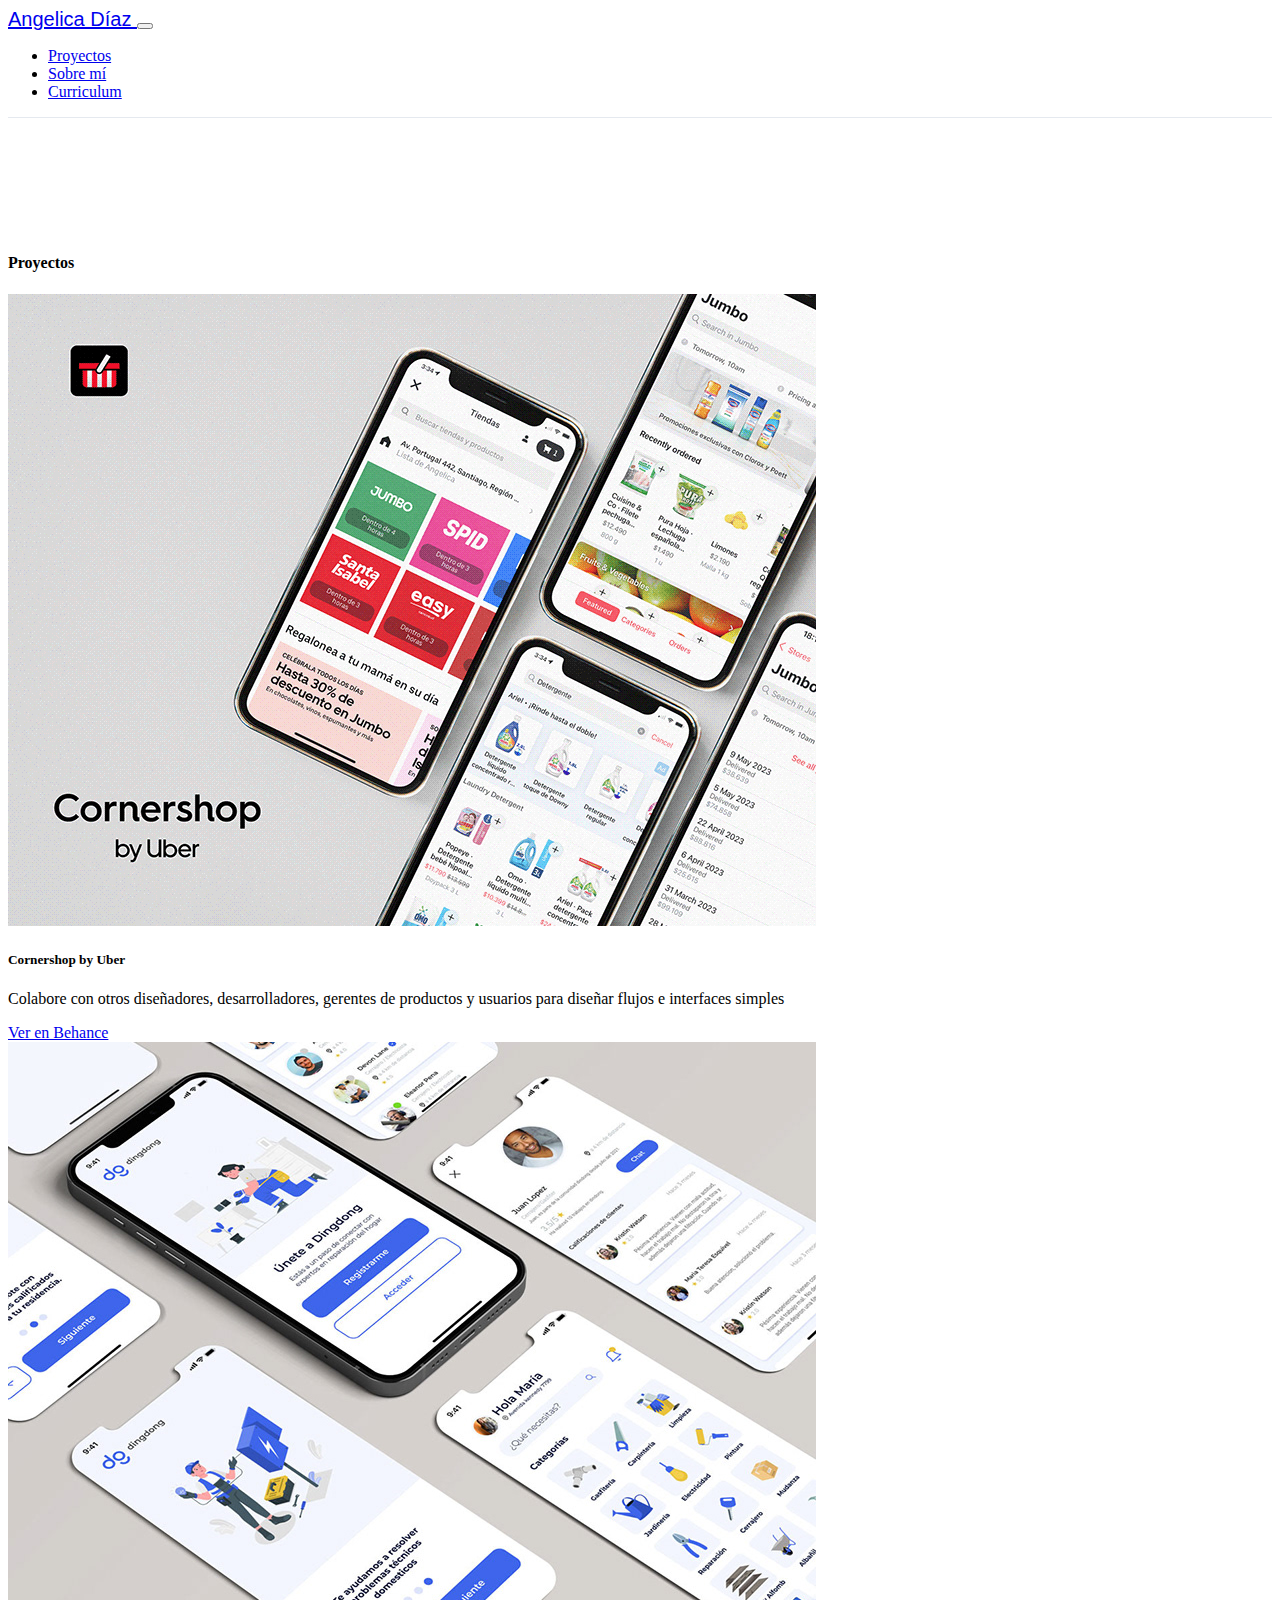
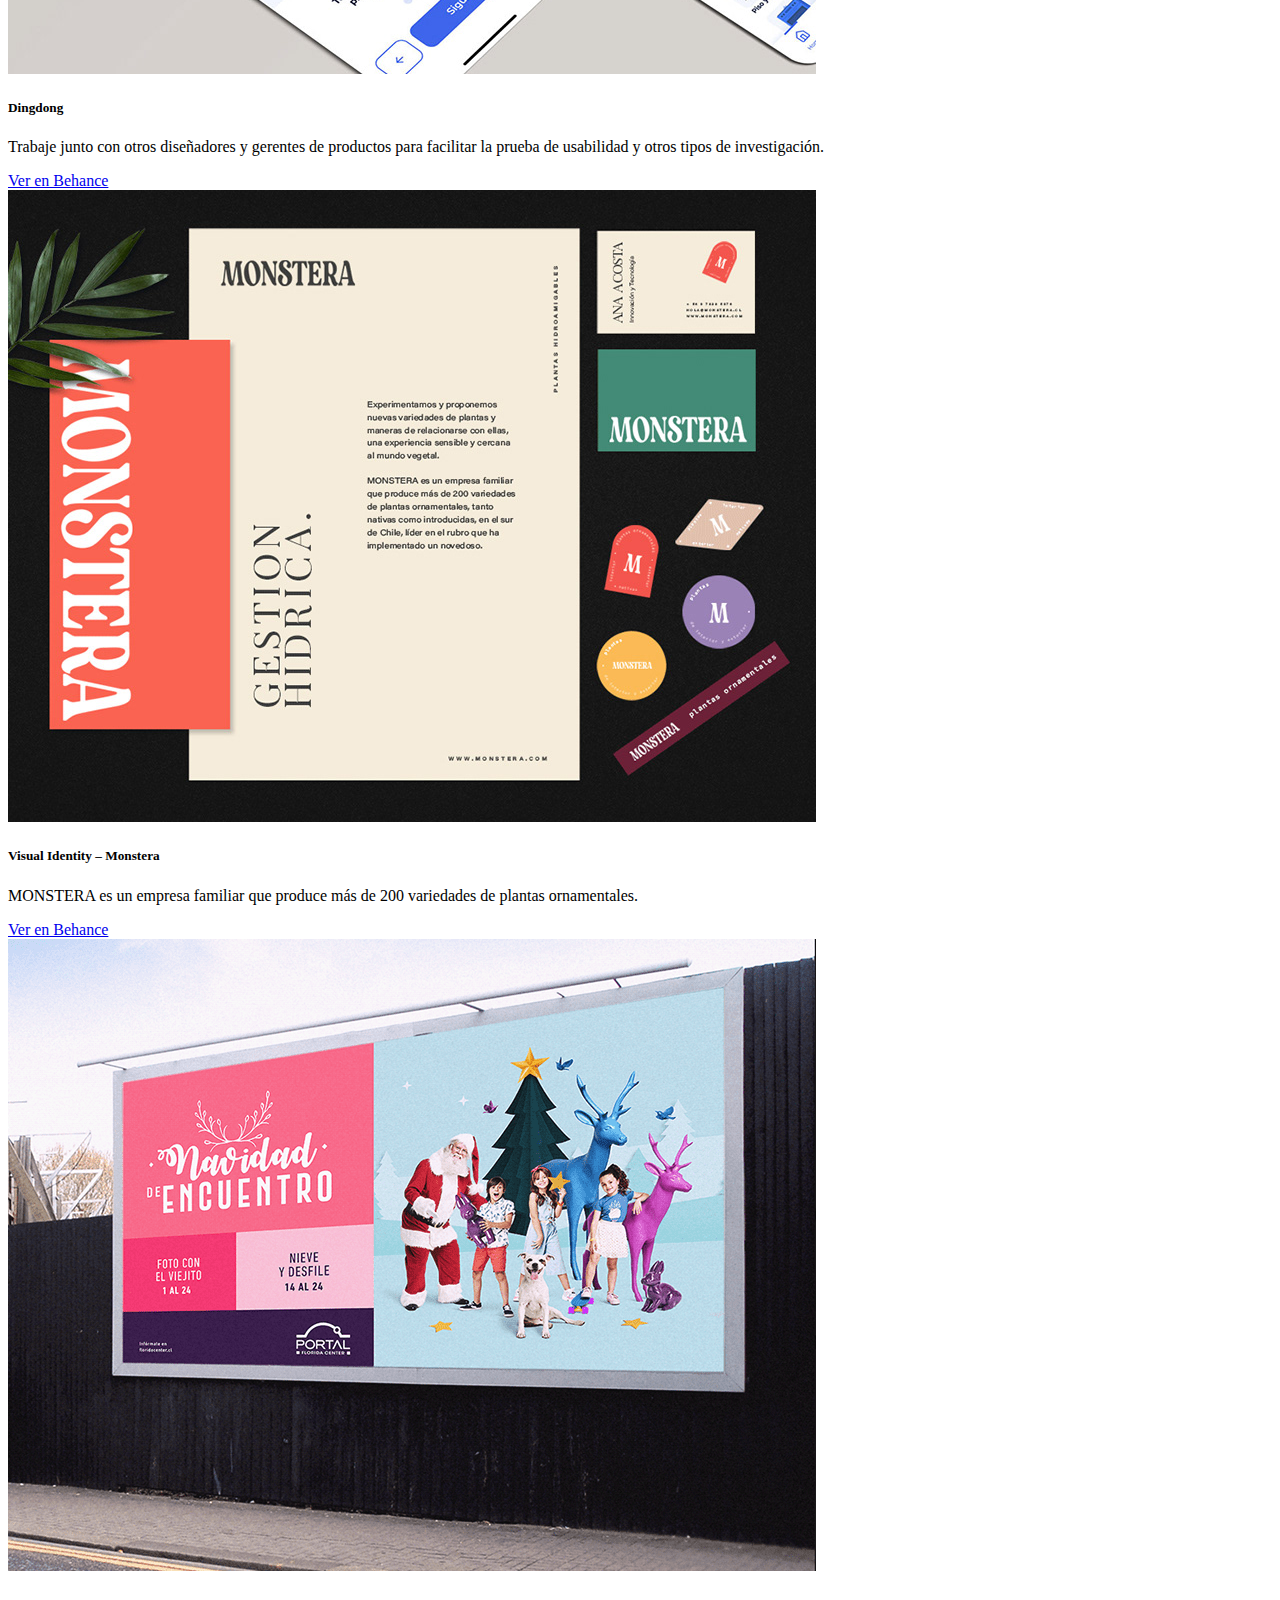
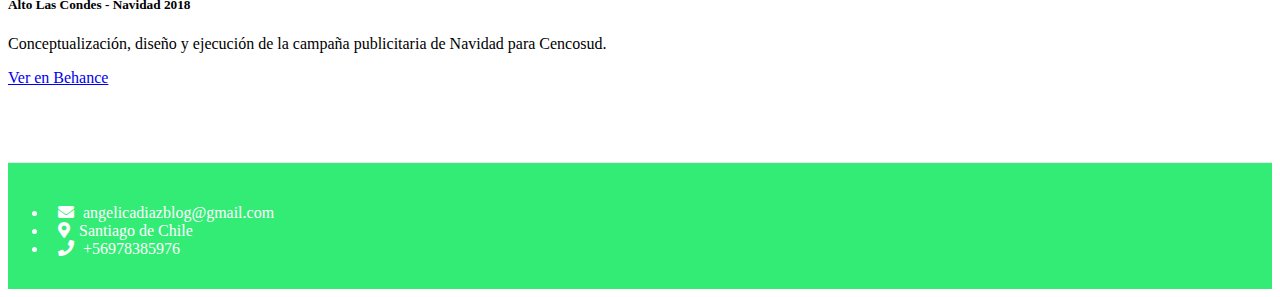
<file: index.html>
<!DOCTYPE html>
<html lang="en">
  <head>
    <meta charset="UTF-8" />
    <meta name="viewport" content="width=device-width, initial-scale=1.0" />
    <title>Document</title>
    <link
      href="https://cdn.jsdelivr.net/npm/bootstrap@5.3.1/dist/css/bootstrap.min.css"
      rel="stylesheet"
      integrity="sha384-4bw+/aepP/YC94hEpVNVgiZdgIC5+VKNBQNGCHeKRQN+PtmoHDEXuppvnDJzQIu9"
      crossorigin="anonymous"
    />
    <script
      src="https://cdn.jsdelivr.net/npm/bootstrap@5.3.1/dist/js/bootstrap.bundle.min.js"
      integrity="sha384-HwwvtgBNo3bZJJLYd8oVXjrBZt8cqVSpeBNS5n7C8IVInixGAoxmnlMuBnhbgrkm"
      crossorigin="anonymous"
    ></script>
    <link rel="stylesheet" href="assets/css/style.css" />
    <style>
      .btn-link-underline {
        color: #000000b2;
        text-decoration: underline;
      }

      .btn-link-underline:hover {
        color: #ff0ee3b2;
        text-decoration: underline;
      }
    </style>
    <link
      rel="stylesheet"
      href="https://cdnjs.cloudflare.com/ajax/libs/font-awesome/5.15.3/css/all.min.css"
    />
  </head>
  <body>
    <div class="flex-wrapper">
      <header>
        <nav class="navbar navbar-expand-lg bg-white fixed-top py-3">
          <div class="container">
            <a class="navbar-brand" href="index.html"> Angelica Díaz </a>
            <button
              class="navbar-toggler"
              type="button"
              data-bs-toggle="collapse"
              data-bs-target="#navbarNav"
              aria-controls="navbarNav"
              aria-expanded="false"
              aria-label="Toggle navigation"
            >
              <span class="navbar-toggler-icon"></span>
            </button>
            <div
              class="collapse navbar-collapse justify-content-end"
              id="navbarNav"
            >
              <ul class="navbar-nav">
                <li class="nav-item">
                  <a
                    class="nav-link active"
                    aria-current="page"
                    href="index.html"
                  >
                    Proyectos
                  </a>
                </li>
                <li class="nav-item">
                  <a
                    class="nav-link active"
                    aria-current="page"
                    href="about.html"
                  >
                    Sobre mí
                  </a>
                </li>
                <li class="nav-item">
                  <a class="nav-link" href="cv.html">Curriculum</a>
                </li>
              </ul>
            </div>
          </div>
        </nav>
      </header>
      <main>
        <div>
          <section>
            <div class="container">
              <h4>Proyectos</h4>
              <div class="row row-cols-2 justify-content-center gy-5">
                <div class="col d-flex justify-content-center">
                  <div class="card">
                    <img
                      src="assets/img/Proyecto1.png"
                      class="card-img-top"
                      alt="..."
                    />
                    <div class="card-body">
                      <h5 class="card-title">Cornershop by Uber</h5>
                      <p class="card-text">
                        Colabore con otros diseñadores, desarrolladores,
                        gerentes de productos y usuarios para diseñar flujos e
                        interfaces simples
                      </p>
                      <a
                        href="https://www.behance.net/gallery/170494163/Proyectos-Cornershop-by-Uber"
                        class="btn btn-dark"
                      >
                        Ver en Behance
                      </a>
                    </div>
                  </div>
                </div>
                <div class="col d-flex justify-content-center">
                  <div class="card">
                    <img
                      src="assets/img/Proyecto2.jpeg"
                      class="card-img-top"
                      alt="..."
                    />
                    <div class="card-body">
                      <h5 class="card-title">Dingdong</h5>
                      <p class="card-text">
                        Trabaje junto con otros diseñadores y gerentes de
                        productos para facilitar la prueba de usabilidad y otros
                        tipos de investigación.
                      </p>
                      <a
                        href="https://www.behance.net/gallery/138656963/dingdong-Parte-2-UI"
                        class="btn btn-dark"
                      >
                        Ver en Behance
                      </a>
                    </div>
                  </div>
                </div>
                <div class="col d-flex justify-content-center">
                  <div class="card">
                    <img
                      src="assets/img/Proyecto3.jpeg"
                      class="card-img-top"
                      alt="..."
                    />
                    <div class="card-body">
                      <h5 class="card-title">Visual Identity – Monstera</h5>
                      <p class="card-text">
                        MONSTERA es un empresa familiar que produce más de 200
                        variedades de plantas ornamentales.
                      </p>
                      <a
                        href="https://www.behance.net/gallery/89990371/Visual-Identity-Monstera"
                        class="btn btn-dark"
                      >
                        Ver en Behance
                      </a>
                    </div>
                  </div>
                </div>
                <div class="col d-flex justify-content-center">
                  <div class="card">
                    <img
                      src="assets/img/Proyecto4.png"
                      class="card-img-top"
                      alt="..."
                    />
                    <div class="card-body">
                      <h5 class="card-title">Alto Las Condes - Navidad 2018</h5>
                      <p class="card-text">
                        Conceptualización, diseño y ejecución de la campaña
                        publicitaria de Navidad para Cencosud.
                      </p>
                      <a
                        href="https://www.behance.net/gallery/88906301/Alto-Las-Condes-Navidad-2018"
                        class="btn btn-dark"
                      >
                        Ver en Behance
                      </a>
                    </div>
                  </div>
                </div>
              </div>
            </div>
          </section>
        </div>
      </main>
      <footer>
        <div
          class="container text-secondary d-flex align-items-center justify-content-center"
        >
          <ul class="list-inline footer-info-list">
            <li class="list-inline-item">
              <span class="fas fa-envelope"></span>
              angelicadiazblog@gmail.com
            </li>
            <li class="list-inline-item">
              <span class="fas fa-map-marker-alt"></span>
              Santiago de Chile
            </li>
            <li class="list-inline-item">
              <span class="fas fa-phone"></span>
              +56978385976
            </li>
          </ul>
        </div>
      </footer>
    </div>
  </body>
</html>
</file>
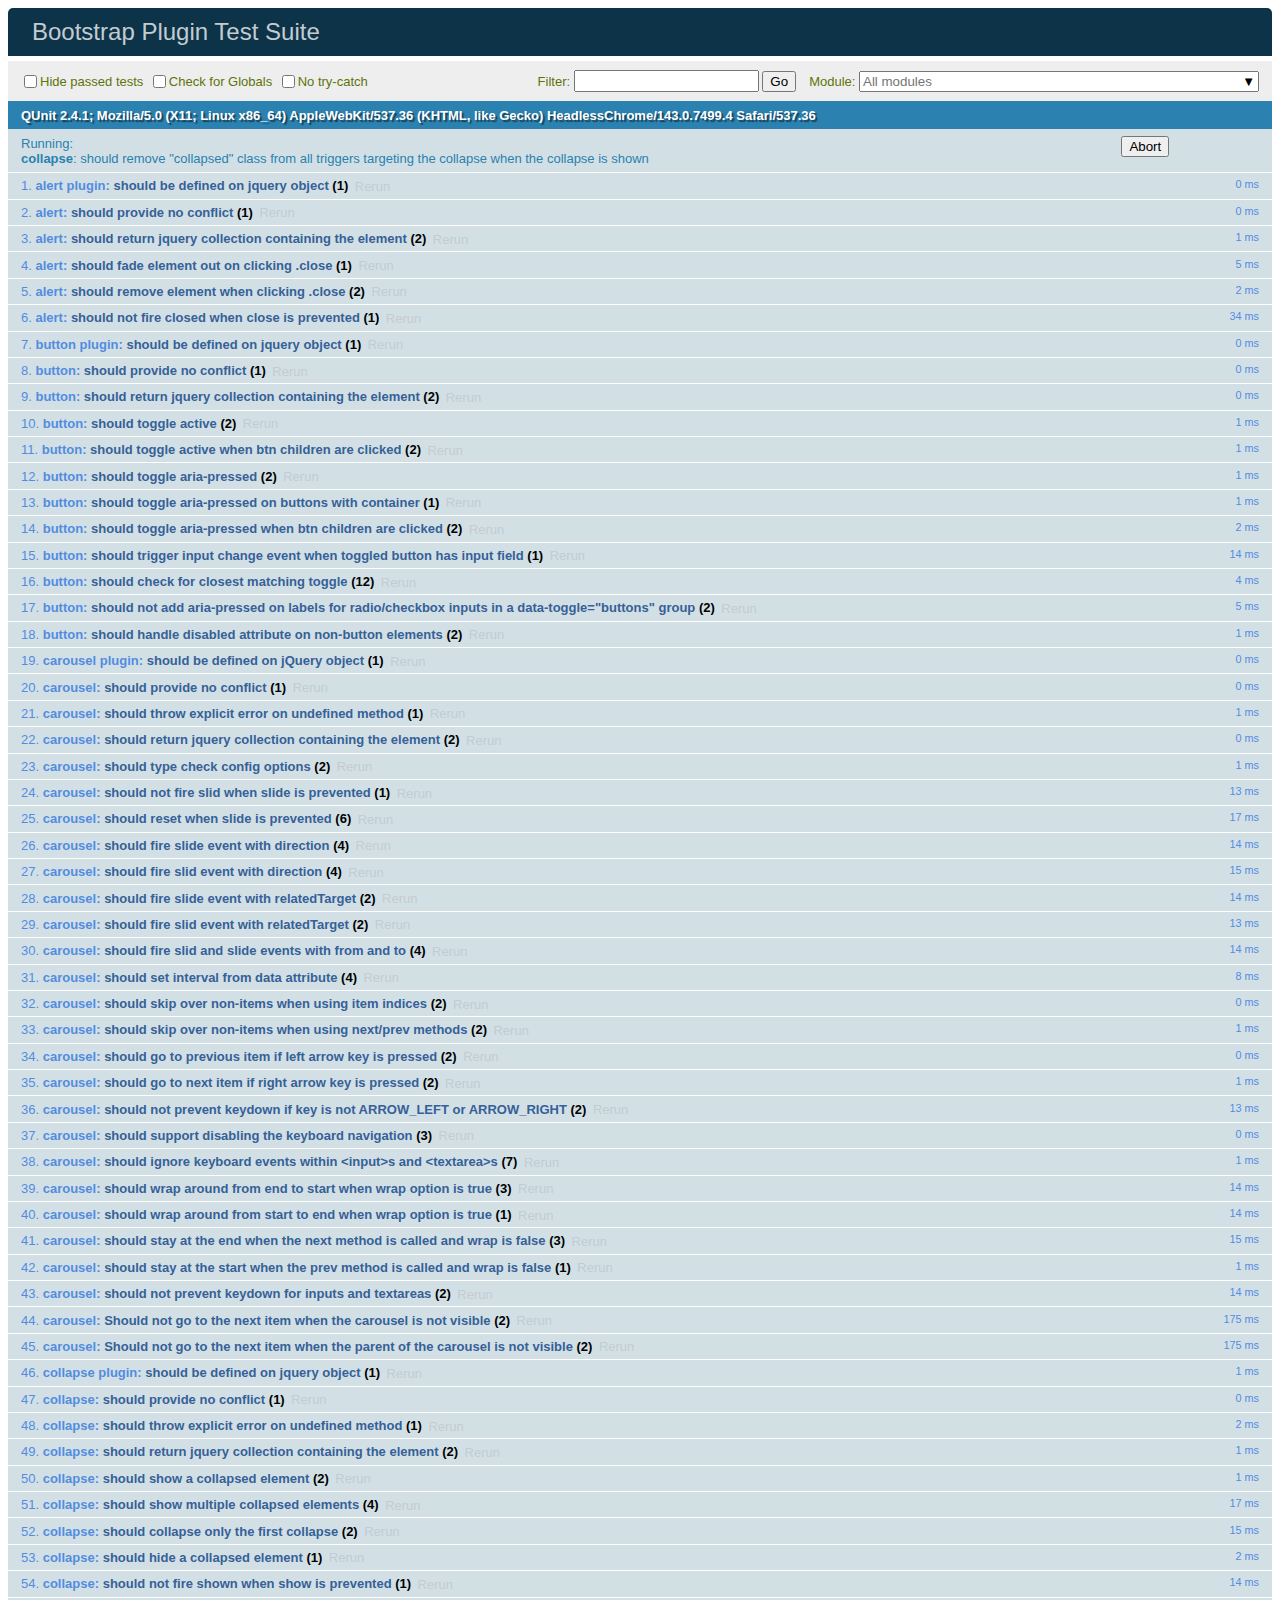
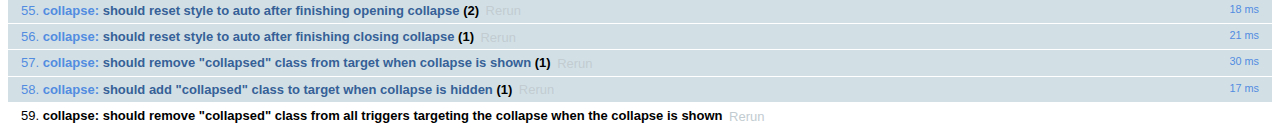
<file: bootstrap-4.0.0/js/tests/index.html>
<!doctype html>
<html lang="en">
  <head>
    <meta charset="utf-8">
    <meta name="viewport" content="width=device-width, initial-scale=1, shrink-to-fit=no">
    <title>Bootstrap Plugin Test Suite</title>

    <!-- jQuery -->
    <script>
      (function () {
        var path = '../../assets/js/vendor/jquery-slim.min.js'
        // get jquery param from the query string.
        var jQueryVersion = location.search.match(/[?&]jquery=(.*?)(?=&|$)/)

        // If a version was specified, use that version from our vendor folder
        if (jQueryVersion) {
          path = 'vendor/jquery-' + jQueryVersion[1] + '.min.js'
        }
        document.write('<script src="' + path + '"><\/script>')
      }())
    </script>
    <script src="../../assets/js/vendor/popper.min.js"></script>

    <!-- QUnit -->
    <link rel="stylesheet" href="vendor/qunit.css" media="screen">
    <script src="vendor/qunit.js"></script>

    <script>
      // Disable jQuery event aliases to ensure we don't accidentally use any of them
      [
        'blur',
        'focus',
        'focusin',
        'focusout',
        'resize',
        'scroll',
        'click',
        'dblclick',
        'mousedown',
        'mouseup',
        'mousemove',
        'mouseover',
        'mouseout',
        'mouseenter',
        'mouseleave',
        'change',
        'select',
        'submit',
        'keydown',
        'keypress',
        'keyup',
        'contextmenu'
      ].forEach(function(eventAlias) {
        $.fn[eventAlias] = function() {
          throw new Error('Using the ".' + eventAlias + '()" method is not allowed, so that Bootstrap can be compatible with custom jQuery builds which exclude the "event aliases" module that defines said method. See https://github.com/twbs/bootstrap/blob/master/CONTRIBUTING.md#js')
        }
      })

      // Require assert.expect in each test
      QUnit.config.requireExpects = true

      // See https://github.com/axemclion/grunt-saucelabs#test-result-details-with-qunit
      var log = []
      var testName

      QUnit.done(function(testResults) {
        var tests = []
        for (var i = 0; i < log.length; i++) {
          var details = log[i]
          tests.push({
            name: details.name,
            result: details.result,
            expected: details.expected,
            actual: details.actual,
            source: details.source
          })
        }
        testResults.tests = tests

        window.global_test_results = testResults
      })

      QUnit.testStart(function(testDetails) {
        QUnit.log(function(details) {
          if (!details.result) {
            details.name = testDetails.name
            log.push(details)
          }
        })
      })

      // Display fixture on-screen on iOS to avoid false positives
      // See https://github.com/twbs/bootstrap/pull/15955
      if (/iPhone|iPad|iPod/.test(navigator.userAgent)) {
        QUnit.begin(function() {
          $('#qunit-fixture').css({ top: 0, left: 0 })
        })

        QUnit.done(function() {
          $('#qunit-fixture').css({ top: '', left: '' })
        })
      }
    </script>

    <!-- Transpiled Plugins -->
    <script src="../dist/util.js"></script>
    <script src="../dist/alert.js"></script>
    <script src="../dist/button.js"></script>
    <script src="../dist/carousel.js"></script>
    <script src="../dist/collapse.js"></script>
    <script src="../dist/dropdown.js"></script>
    <script src="../dist/modal.js"></script>
    <script src="../dist/scrollspy.js"></script>
    <script src="../dist/tab.js"></script>
    <script src="../dist/tooltip.js"></script>
    <script src="../dist/popover.js"></script>

    <!-- Unit Tests -->
    <script src="unit/alert.js"></script>
    <script src="unit/button.js"></script>
    <script src="unit/carousel.js"></script>
    <script src="unit/collapse.js"></script>
    <script src="unit/dropdown.js"></script>
    <script src="unit/modal.js"></script>
    <script src="unit/scrollspy.js"></script>
    <script src="unit/tab.js"></script>
    <script src="unit/tooltip.js"></script>
    <script src="unit/popover.js"></script>
    <script src="unit/util.js"></script>
  </head>
  <body>
    <div id="qunit-container">
      <div id="qunit"></div>
      <div id="qunit-fixture"></div>
    </div>
  </body>
</html>
</file>
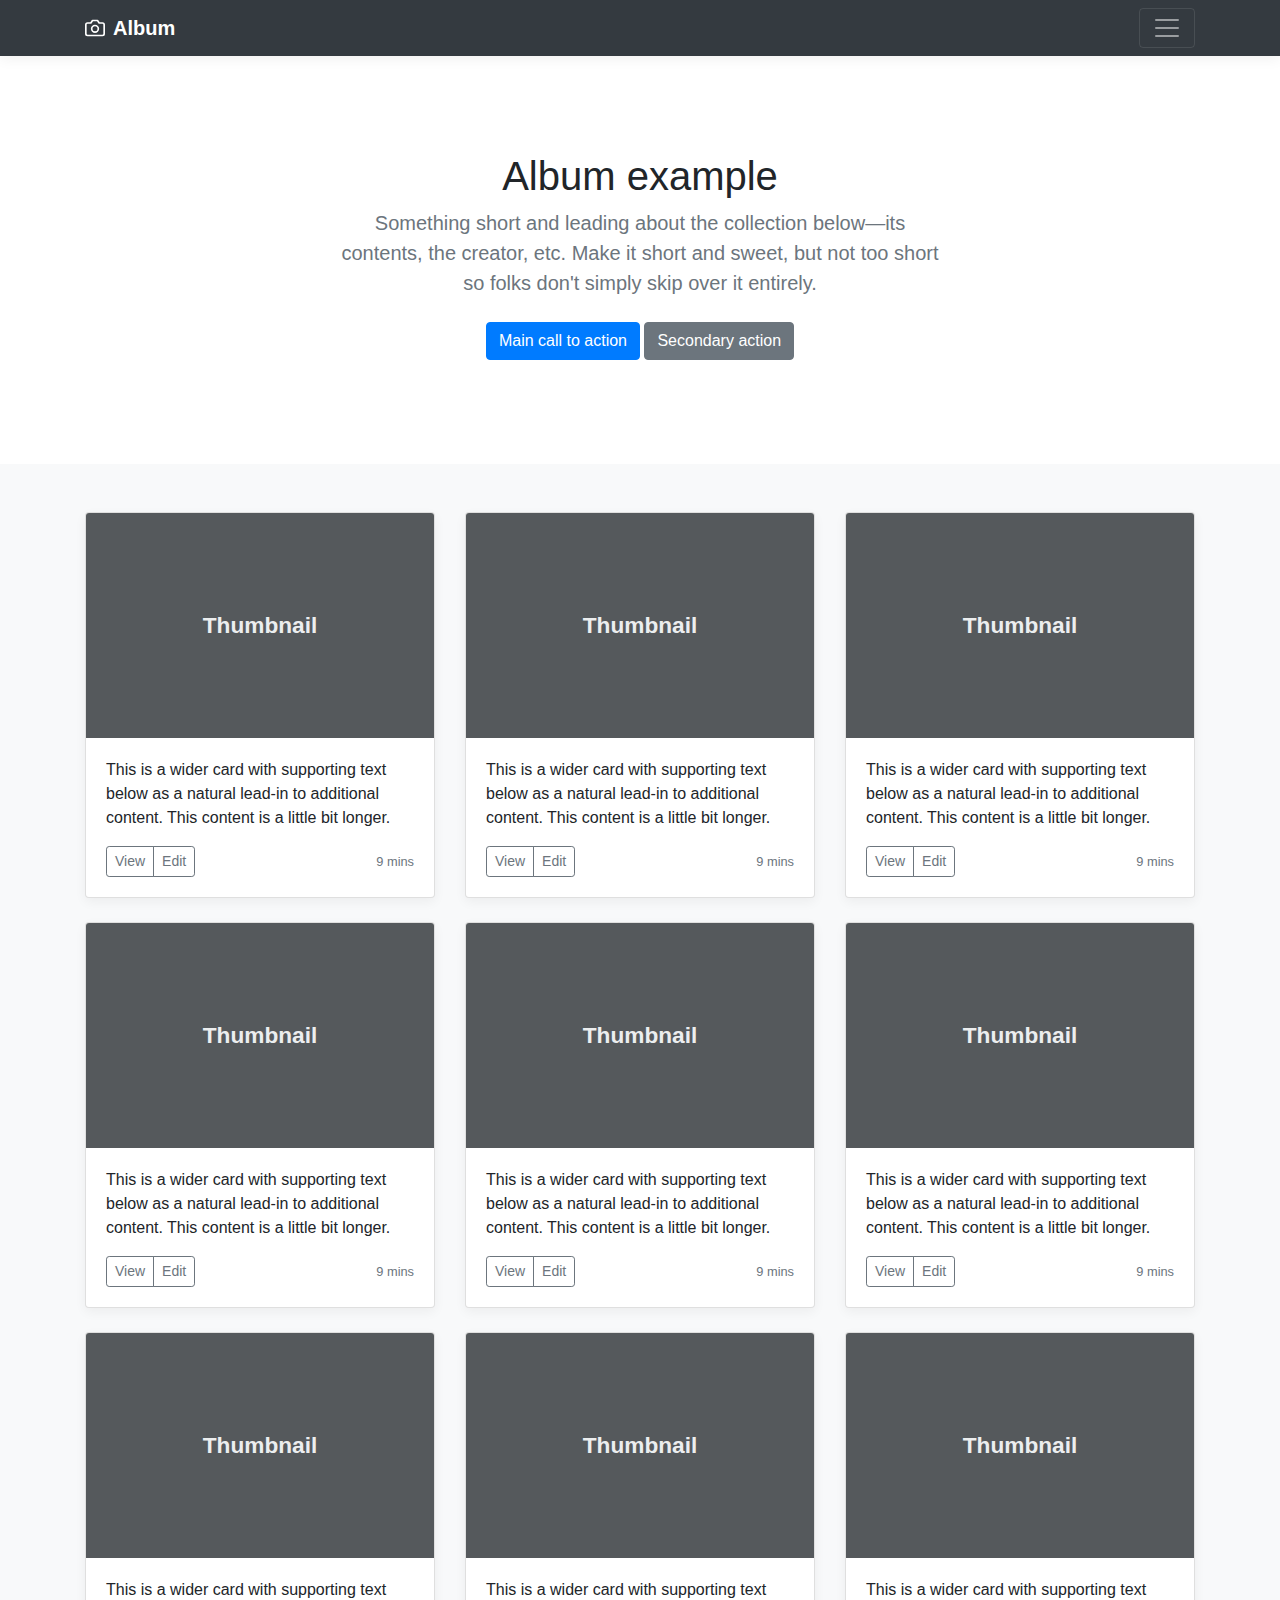
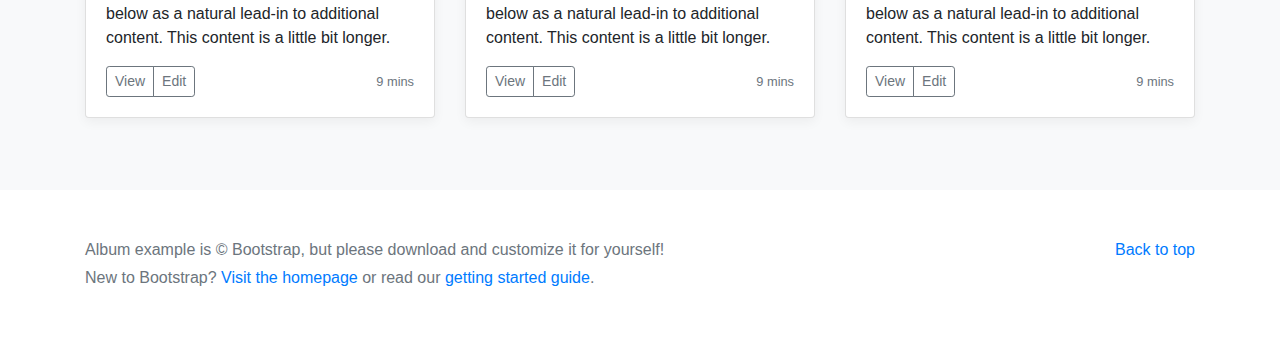
<file: bootstrap-4.0.0/docs/4.0/examples/album/index.html>
<!doctype html>
<html lang="en">
  <head>
    <meta charset="utf-8">
    <meta name="viewport" content="width=device-width, initial-scale=1, shrink-to-fit=no">
    <meta name="description" content="">
    <meta name="author" content="">
    <link rel="icon" href="../../../../favicon.ico">

    <title>Album example for Bootstrap</title>

    <!-- Bootstrap core CSS -->
    <link href="../../../../dist/css/bootstrap.min.css" rel="stylesheet">

    <!-- Custom styles for this template -->
    <link href="album.css" rel="stylesheet">
  </head>

  <body>

    <header>
      <div class="collapse bg-dark" id="navbarHeader">
        <div class="container">
          <div class="row">
            <div class="col-sm-8 col-md-7 py-4">
              <h4 class="text-white">About</h4>
              <p class="text-muted">Add some information about the album below, the author, or any other background context. Make it a few sentences long so folks can pick up some informative tidbits. Then, link them off to some social networking sites or contact information.</p>
            </div>
            <div class="col-sm-4 offset-md-1 py-4">
              <h4 class="text-white">Contact</h4>
              <ul class="list-unstyled">
                <li><a href="#" class="text-white">Follow on Twitter</a></li>
                <li><a href="#" class="text-white">Like on Facebook</a></li>
                <li><a href="#" class="text-white">Email me</a></li>
              </ul>
            </div>
          </div>
        </div>
      </div>
      <div class="navbar navbar-dark bg-dark box-shadow">
        <div class="container d-flex justify-content-between">
          <a href="#" class="navbar-brand d-flex align-items-center">
            <svg xmlns="http://www.w3.org/2000/svg" width="20" height="20" viewBox="0 0 24 24" fill="none" stroke="currentColor" stroke-width="2" stroke-linecap="round" stroke-linejoin="round" class="mr-2"><path d="M23 19a2 2 0 0 1-2 2H3a2 2 0 0 1-2-2V8a2 2 0 0 1 2-2h4l2-3h6l2 3h4a2 2 0 0 1 2 2z"></path><circle cx="12" cy="13" r="4"></circle></svg>
            <strong>Album</strong>
          </a>
          <button class="navbar-toggler" type="button" data-toggle="collapse" data-target="#navbarHeader" aria-controls="navbarHeader" aria-expanded="false" aria-label="Toggle navigation">
            <span class="navbar-toggler-icon"></span>
          </button>
        </div>
      </div>
    </header>

    <main role="main">

      <section class="jumbotron text-center">
        <div class="container">
          <h1 class="jumbotron-heading">Album example</h1>
          <p class="lead text-muted">Something short and leading about the collection below—its contents, the creator, etc. Make it short and sweet, but not too short so folks don't simply skip over it entirely.</p>
          <p>
            <a href="#" class="btn btn-primary my-2">Main call to action</a>
            <a href="#" class="btn btn-secondary my-2">Secondary action</a>
          </p>
        </div>
      </section>

      <div class="album py-5 bg-light">
        <div class="container">

          <div class="row">
            <div class="col-md-4">
              <div class="card mb-4 box-shadow">
                <img class="card-img-top" data-src="holder.js/100px225?theme=thumb&bg=55595c&fg=eceeef&text=Thumbnail" alt="Card image cap">
                <div class="card-body">
                  <p class="card-text">This is a wider card with supporting text below as a natural lead-in to additional content. This content is a little bit longer.</p>
                  <div class="d-flex justify-content-between align-items-center">
                    <div class="btn-group">
                      <button type="button" class="btn btn-sm btn-outline-secondary">View</button>
                      <button type="button" class="btn btn-sm btn-outline-secondary">Edit</button>
                    </div>
                    <small class="text-muted">9 mins</small>
                  </div>
                </div>
              </div>
            </div>
            <div class="col-md-4">
              <div class="card mb-4 box-shadow">
                <img class="card-img-top" data-src="holder.js/100px225?theme=thumb&bg=55595c&fg=eceeef&text=Thumbnail" alt="Card image cap">
                <div class="card-body">
                  <p class="card-text">This is a wider card with supporting text below as a natural lead-in to additional content. This content is a little bit longer.</p>
                  <div class="d-flex justify-content-between align-items-center">
                    <div class="btn-group">
                      <button type="button" class="btn btn-sm btn-outline-secondary">View</button>
                      <button type="button" class="btn btn-sm btn-outline-secondary">Edit</button>
                    </div>
                    <small class="text-muted">9 mins</small>
                  </div>
                </div>
              </div>
            </div>
            <div class="col-md-4">
              <div class="card mb-4 box-shadow">
                <img class="card-img-top" data-src="holder.js/100px225?theme=thumb&bg=55595c&fg=eceeef&text=Thumbnail" alt="Card image cap">
                <div class="card-body">
                  <p class="card-text">This is a wider card with supporting text below as a natural lead-in to additional content. This content is a little bit longer.</p>
                  <div class="d-flex justify-content-between align-items-center">
                    <div class="btn-group">
                      <button type="button" class="btn btn-sm btn-outline-secondary">View</button>
                      <button type="button" class="btn btn-sm btn-outline-secondary">Edit</button>
                    </div>
                    <small class="text-muted">9 mins</small>
                  </div>
                </div>
              </div>
            </div>

            <div class="col-md-4">
              <div class="card mb-4 box-shadow">
                <img class="card-img-top" data-src="holder.js/100px225?theme=thumb&bg=55595c&fg=eceeef&text=Thumbnail" alt="Card image cap">
                <div class="card-body">
                  <p class="card-text">This is a wider card with supporting text below as a natural lead-in to additional content. This content is a little bit longer.</p>
                  <div class="d-flex justify-content-between align-items-center">
                    <div class="btn-group">
                      <button type="button" class="btn btn-sm btn-outline-secondary">View</button>
                      <button type="button" class="btn btn-sm btn-outline-secondary">Edit</button>
                    </div>
                    <small class="text-muted">9 mins</small>
                  </div>
                </div>
              </div>
            </div>
            <div class="col-md-4">
              <div class="card mb-4 box-shadow">
                <img class="card-img-top" data-src="holder.js/100px225?theme=thumb&bg=55595c&fg=eceeef&text=Thumbnail" alt="Card image cap">
                <div class="card-body">
                  <p class="card-text">This is a wider card with supporting text below as a natural lead-in to additional content. This content is a little bit longer.</p>
                  <div class="d-flex justify-content-between align-items-center">
                    <div class="btn-group">
                      <button type="button" class="btn btn-sm btn-outline-secondary">View</button>
                      <button type="button" class="btn btn-sm btn-outline-secondary">Edit</button>
                    </div>
                    <small class="text-muted">9 mins</small>
                  </div>
                </div>
              </div>
            </div>
            <div class="col-md-4">
              <div class="card mb-4 box-shadow">
                <img class="card-img-top" data-src="holder.js/100px225?theme=thumb&bg=55595c&fg=eceeef&text=Thumbnail" alt="Card image cap">
                <div class="card-body">
                  <p class="card-text">This is a wider card with supporting text below as a natural lead-in to additional content. This content is a little bit longer.</p>
                  <div class="d-flex justify-content-between align-items-center">
                    <div class="btn-group">
                      <button type="button" class="btn btn-sm btn-outline-secondary">View</button>
                      <button type="button" class="btn btn-sm btn-outline-secondary">Edit</button>
                    </div>
                    <small class="text-muted">9 mins</small>
                  </div>
                </div>
              </div>
            </div>

            <div class="col-md-4">
              <div class="card mb-4 box-shadow">
                <img class="card-img-top" data-src="holder.js/100px225?theme=thumb&bg=55595c&fg=eceeef&text=Thumbnail" alt="Card image cap">
                <div class="card-body">
                  <p class="card-text">This is a wider card with supporting text below as a natural lead-in to additional content. This content is a little bit longer.</p>
                  <div class="d-flex justify-content-between align-items-center">
                    <div class="btn-group">
                      <button type="button" class="btn btn-sm btn-outline-secondary">View</button>
                      <button type="button" class="btn btn-sm btn-outline-secondary">Edit</button>
                    </div>
                    <small class="text-muted">9 mins</small>
                  </div>
                </div>
              </div>
            </div>
            <div class="col-md-4">
              <div class="card mb-4 box-shadow">
                <img class="card-img-top" data-src="holder.js/100px225?theme=thumb&bg=55595c&fg=eceeef&text=Thumbnail" alt="Card image cap">
                <div class="card-body">
                  <p class="card-text">This is a wider card with supporting text below as a natural lead-in to additional content. This content is a little bit longer.</p>
                  <div class="d-flex justify-content-between align-items-center">
                    <div class="btn-group">
                      <button type="button" class="btn btn-sm btn-outline-secondary">View</button>
                      <button type="button" class="btn btn-sm btn-outline-secondary">Edit</button>
                    </div>
                    <small class="text-muted">9 mins</small>
                  </div>
                </div>
              </div>
            </div>
            <div class="col-md-4">
              <div class="card mb-4 box-shadow">
                <img class="card-img-top" data-src="holder.js/100px225?theme=thumb&bg=55595c&fg=eceeef&text=Thumbnail" alt="Card image cap">
                <div class="card-body">
                  <p class="card-text">This is a wider card with supporting text below as a natural lead-in to additional content. This content is a little bit longer.</p>
                  <div class="d-flex justify-content-between align-items-center">
                    <div class="btn-group">
                      <button type="button" class="btn btn-sm btn-outline-secondary">View</button>
                      <button type="button" class="btn btn-sm btn-outline-secondary">Edit</button>
                    </div>
                    <small class="text-muted">9 mins</small>
                  </div>
                </div>
              </div>
            </div>
          </div>
        </div>
      </div>

    </main>

    <footer class="text-muted">
      <div class="container">
        <p class="float-right">
          <a href="#">Back to top</a>
        </p>
        <p>Album example is &copy; Bootstrap, but please download and customize it for yourself!</p>
        <p>New to Bootstrap? <a href="../../">Visit the homepage</a> or read our <a href="../../getting-started/">getting started guide</a>.</p>
      </div>
    </footer>

    <!-- Bootstrap core JavaScript
    ================================================== -->
    <!-- Placed at the end of the document so the pages load faster -->
    <script src="https://code.jquery.com/jquery-3.2.1.slim.min.js" integrity="sha384-KJ3o2DKtIkvYIK3UENzmM7KCkRr/rE9/Qpg6aAZGJwFDMVNA/GpGFF93hXpG5KkN" crossorigin="anonymous"></script>
    <script>window.jQuery || document.write('<script src="../../../../assets/js/vendor/jquery-slim.min.js"><\/script>')</script>
    <script src="../../../../assets/js/vendor/popper.min.js"></script>
    <script src="../../../../dist/js/bootstrap.min.js"></script>
    <script src="../../../../assets/js/vendor/holder.min.js"></script>
  </body>
</html>
</file>
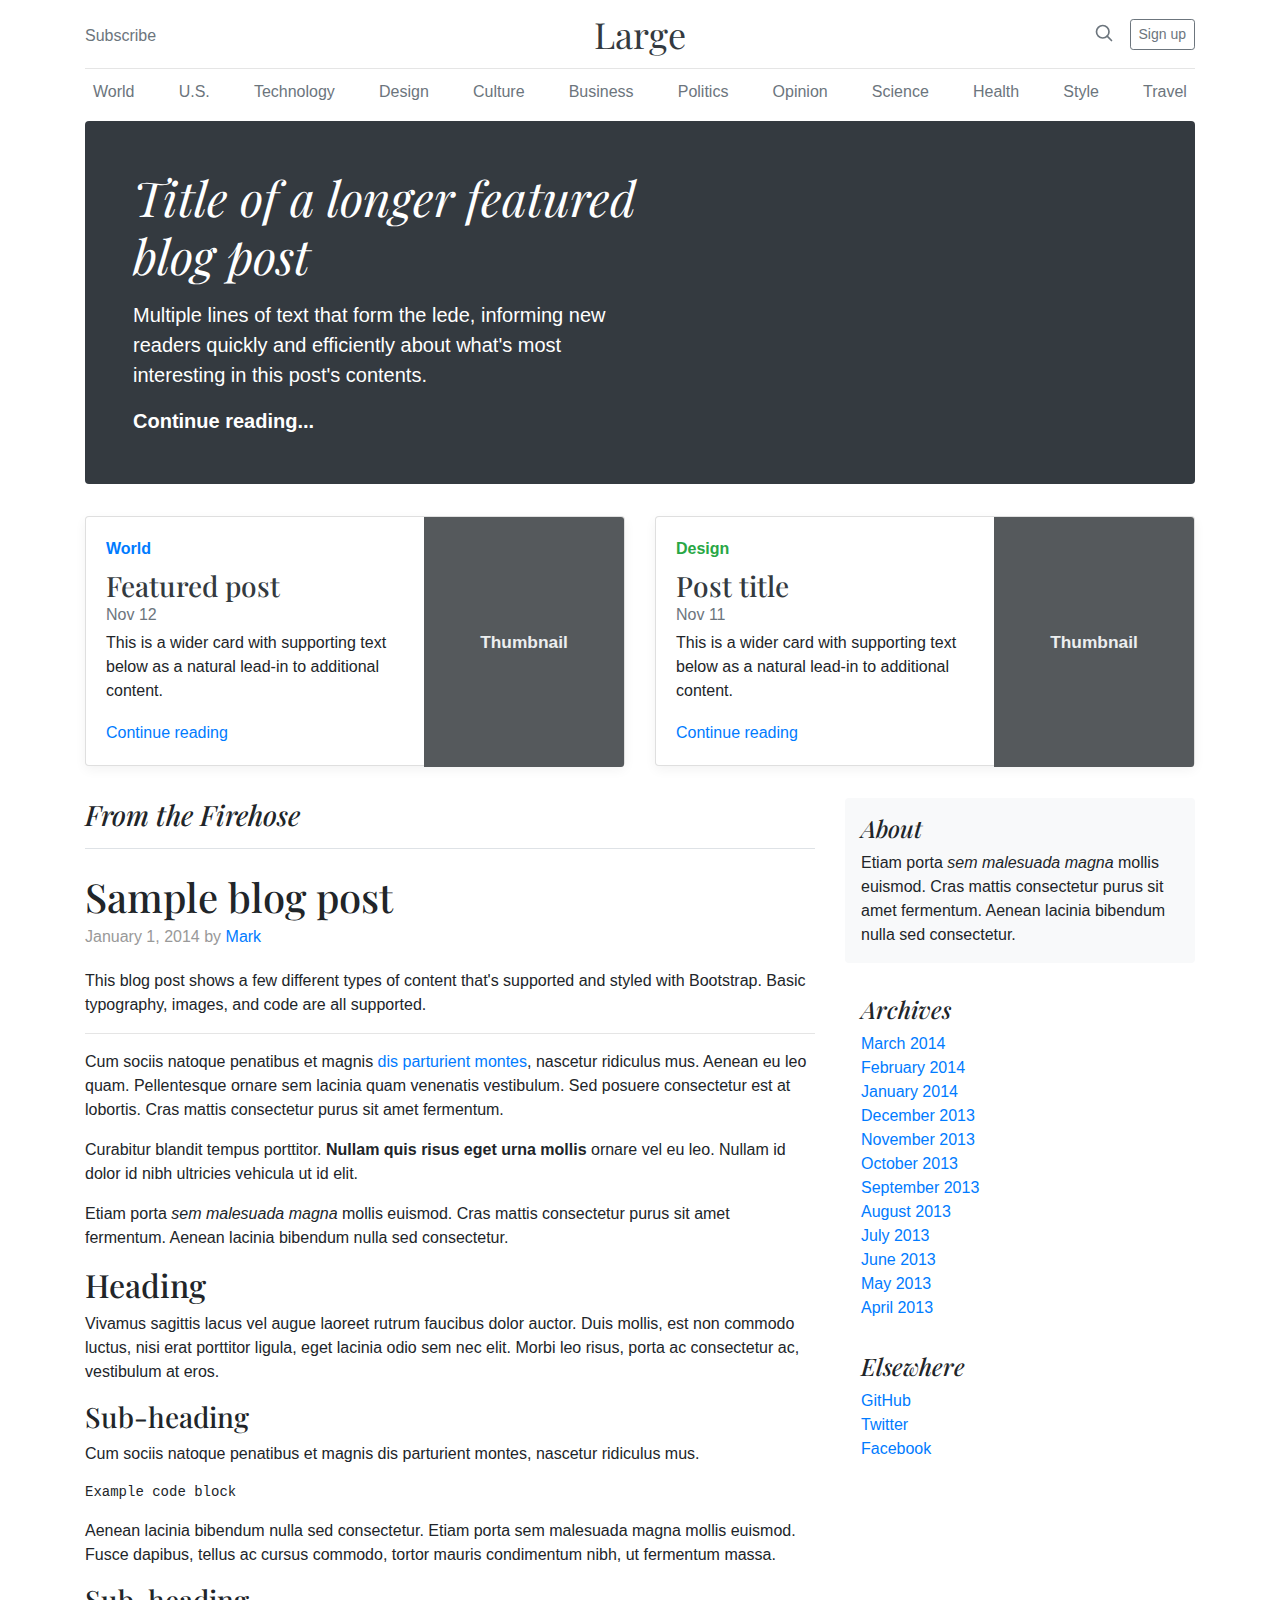
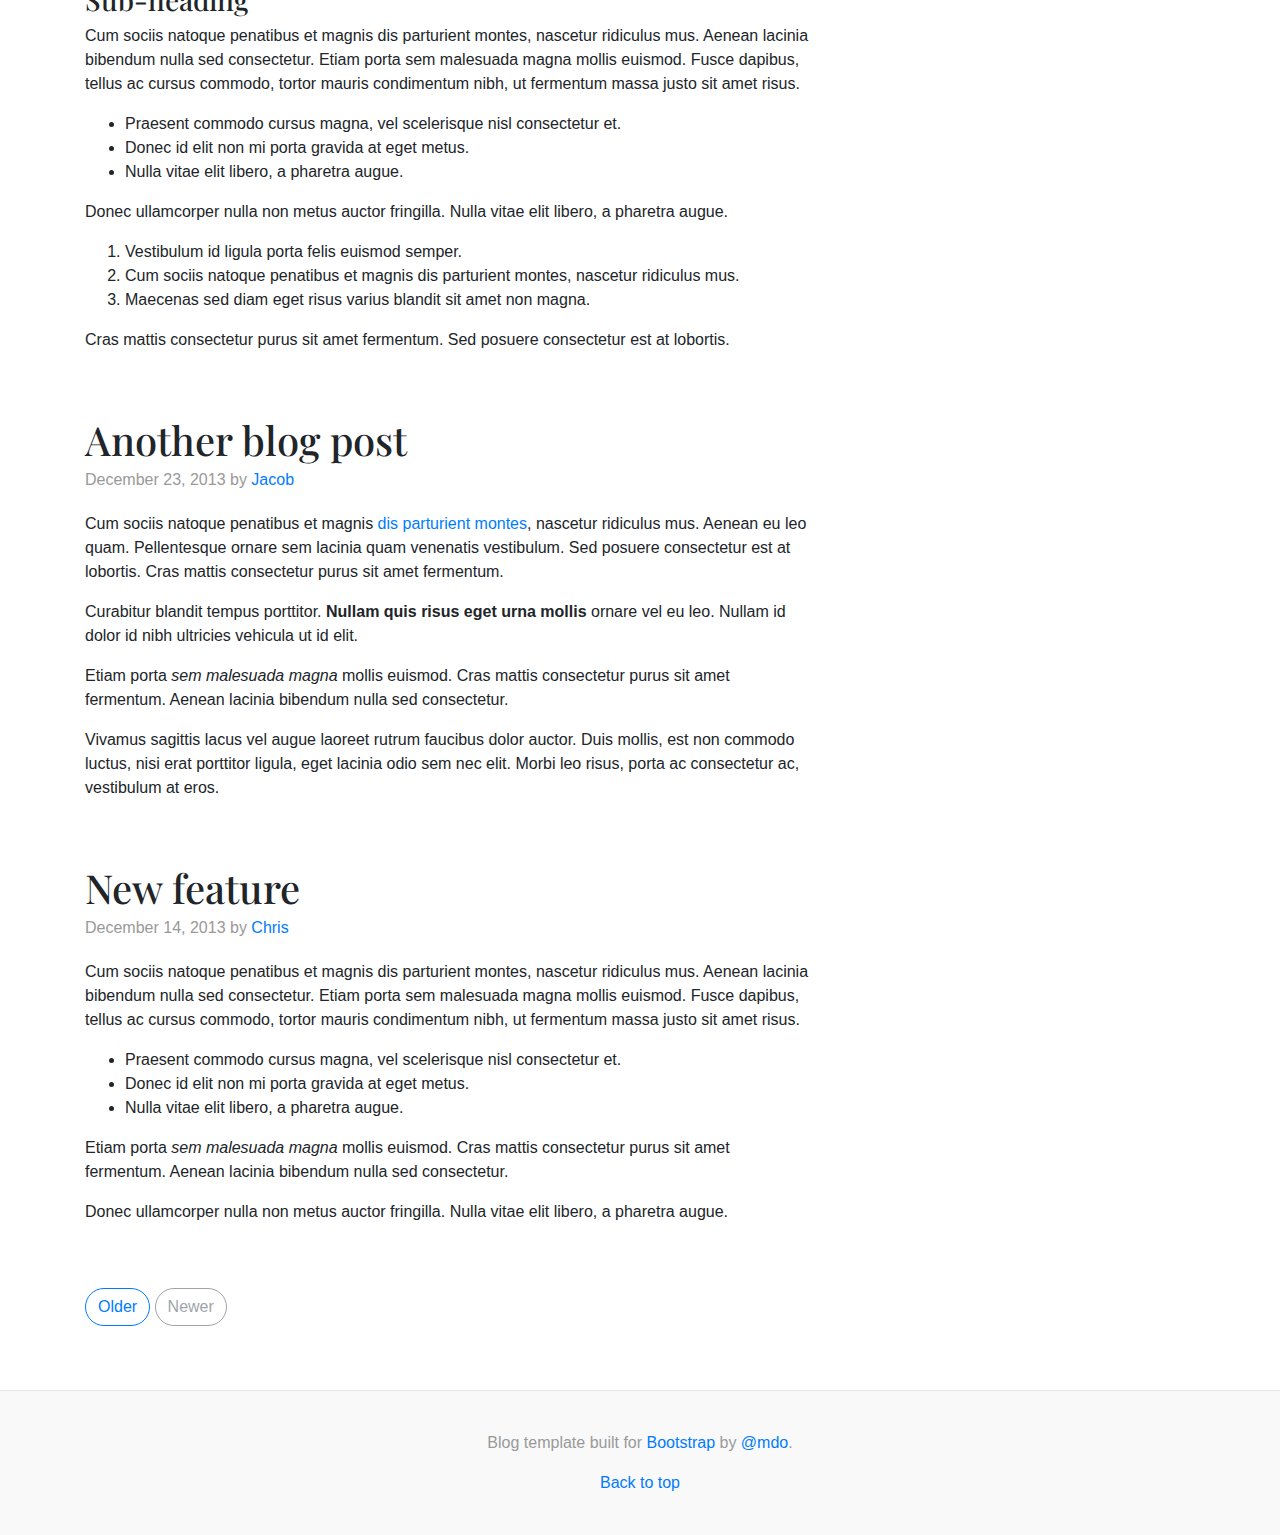
<file: bootstrap-4.0.0/docs/4.0/examples/blog/index.html>
<!doctype html>
<html lang="en">
  <head>
    <meta charset="utf-8">
    <meta name="viewport" content="width=device-width, initial-scale=1, shrink-to-fit=no">
    <meta name="description" content="">
    <meta name="author" content="">
    <link rel="icon" href="../../../../favicon.ico">

    <title>Blog Template for Bootstrap</title>

    <!-- Bootstrap core CSS -->
    <link href="../../../../dist/css/bootstrap.min.css" rel="stylesheet">

    <!-- Custom styles for this template -->
    <link href="https://fonts.googleapis.com/css?family=Playfair+Display:700,900" rel="stylesheet">
    <link href="blog.css" rel="stylesheet">
  </head>

  <body>

    <div class="container">
      <header class="blog-header py-3">
        <div class="row flex-nowrap justify-content-between align-items-center">
          <div class="col-4 pt-1">
            <a class="text-muted" href="#">Subscribe</a>
          </div>
          <div class="col-4 text-center">
            <a class="blog-header-logo text-dark" href="#">Large</a>
          </div>
          <div class="col-4 d-flex justify-content-end align-items-center">
            <a class="text-muted" href="#">
              <svg xmlns="http://www.w3.org/2000/svg" width="20" height="20" viewBox="0 0 24 24" fill="none" stroke="currentColor" stroke-width="2" stroke-linecap="round" stroke-linejoin="round" class="mx-3"><circle cx="10.5" cy="10.5" r="7.5"></circle><line x1="21" y1="21" x2="15.8" y2="15.8"></line></svg>
            </a>
            <a class="btn btn-sm btn-outline-secondary" href="#">Sign up</a>
          </div>
        </div>
      </header>

      <div class="nav-scroller py-1 mb-2">
        <nav class="nav d-flex justify-content-between">
          <a class="p-2 text-muted" href="#">World</a>
          <a class="p-2 text-muted" href="#">U.S.</a>
          <a class="p-2 text-muted" href="#">Technology</a>
          <a class="p-2 text-muted" href="#">Design</a>
          <a class="p-2 text-muted" href="#">Culture</a>
          <a class="p-2 text-muted" href="#">Business</a>
          <a class="p-2 text-muted" href="#">Politics</a>
          <a class="p-2 text-muted" href="#">Opinion</a>
          <a class="p-2 text-muted" href="#">Science</a>
          <a class="p-2 text-muted" href="#">Health</a>
          <a class="p-2 text-muted" href="#">Style</a>
          <a class="p-2 text-muted" href="#">Travel</a>
        </nav>
      </div>

      <div class="jumbotron p-3 p-md-5 text-white rounded bg-dark">
        <div class="col-md-6 px-0">
          <h1 class="display-4 font-italic">Title of a longer featured blog post</h1>
          <p class="lead my-3">Multiple lines of text that form the lede, informing new readers quickly and efficiently about what's most interesting in this post's contents.</p>
          <p class="lead mb-0"><a href="#" class="text-white font-weight-bold">Continue reading...</a></p>
        </div>
      </div>

      <div class="row mb-2">
        <div class="col-md-6">
          <div class="card flex-md-row mb-4 box-shadow h-md-250">
            <div class="card-body d-flex flex-column align-items-start">
              <strong class="d-inline-block mb-2 text-primary">World</strong>
              <h3 class="mb-0">
                <a class="text-dark" href="#">Featured post</a>
              </h3>
              <div class="mb-1 text-muted">Nov 12</div>
              <p class="card-text mb-auto">This is a wider card with supporting text below as a natural lead-in to additional content.</p>
              <a href="#">Continue reading</a>
            </div>
            <img class="card-img-right flex-auto d-none d-md-block" data-src="holder.js/200x250?theme=thumb" alt="Card image cap">
          </div>
        </div>
        <div class="col-md-6">
          <div class="card flex-md-row mb-4 box-shadow h-md-250">
            <div class="card-body d-flex flex-column align-items-start">
              <strong class="d-inline-block mb-2 text-success">Design</strong>
              <h3 class="mb-0">
                <a class="text-dark" href="#">Post title</a>
              </h3>
              <div class="mb-1 text-muted">Nov 11</div>
              <p class="card-text mb-auto">This is a wider card with supporting text below as a natural lead-in to additional content.</p>
              <a href="#">Continue reading</a>
            </div>
            <img class="card-img-right flex-auto d-none d-md-block" data-src="holder.js/200x250?theme=thumb" alt="Card image cap">
          </div>
        </div>
      </div>
    </div>

    <main role="main" class="container">
      <div class="row">
        <div class="col-md-8 blog-main">
          <h3 class="pb-3 mb-4 font-italic border-bottom">
            From the Firehose
          </h3>

          <div class="blog-post">
            <h2 class="blog-post-title">Sample blog post</h2>
            <p class="blog-post-meta">January 1, 2014 by <a href="#">Mark</a></p>

            <p>This blog post shows a few different types of content that's supported and styled with Bootstrap. Basic typography, images, and code are all supported.</p>
            <hr>
            <p>Cum sociis natoque penatibus et magnis <a href="#">dis parturient montes</a>, nascetur ridiculus mus. Aenean eu leo quam. Pellentesque ornare sem lacinia quam venenatis vestibulum. Sed posuere consectetur est at lobortis. Cras mattis consectetur purus sit amet fermentum.</p>
            <blockquote>
              <p>Curabitur blandit tempus porttitor. <strong>Nullam quis risus eget urna mollis</strong> ornare vel eu leo. Nullam id dolor id nibh ultricies vehicula ut id elit.</p>
            </blockquote>
            <p>Etiam porta <em>sem malesuada magna</em> mollis euismod. Cras mattis consectetur purus sit amet fermentum. Aenean lacinia bibendum nulla sed consectetur.</p>
            <h2>Heading</h2>
            <p>Vivamus sagittis lacus vel augue laoreet rutrum faucibus dolor auctor. Duis mollis, est non commodo luctus, nisi erat porttitor ligula, eget lacinia odio sem nec elit. Morbi leo risus, porta ac consectetur ac, vestibulum at eros.</p>
            <h3>Sub-heading</h3>
            <p>Cum sociis natoque penatibus et magnis dis parturient montes, nascetur ridiculus mus.</p>
            <pre><code>Example code block</code></pre>
            <p>Aenean lacinia bibendum nulla sed consectetur. Etiam porta sem malesuada magna mollis euismod. Fusce dapibus, tellus ac cursus commodo, tortor mauris condimentum nibh, ut fermentum massa.</p>
            <h3>Sub-heading</h3>
            <p>Cum sociis natoque penatibus et magnis dis parturient montes, nascetur ridiculus mus. Aenean lacinia bibendum nulla sed consectetur. Etiam porta sem malesuada magna mollis euismod. Fusce dapibus, tellus ac cursus commodo, tortor mauris condimentum nibh, ut fermentum massa justo sit amet risus.</p>
            <ul>
              <li>Praesent commodo cursus magna, vel scelerisque nisl consectetur et.</li>
              <li>Donec id elit non mi porta gravida at eget metus.</li>
              <li>Nulla vitae elit libero, a pharetra augue.</li>
            </ul>
            <p>Donec ullamcorper nulla non metus auctor fringilla. Nulla vitae elit libero, a pharetra augue.</p>
            <ol>
              <li>Vestibulum id ligula porta felis euismod semper.</li>
              <li>Cum sociis natoque penatibus et magnis dis parturient montes, nascetur ridiculus mus.</li>
              <li>Maecenas sed diam eget risus varius blandit sit amet non magna.</li>
            </ol>
            <p>Cras mattis consectetur purus sit amet fermentum. Sed posuere consectetur est at lobortis.</p>
          </div><!-- /.blog-post -->

          <div class="blog-post">
            <h2 class="blog-post-title">Another blog post</h2>
            <p class="blog-post-meta">December 23, 2013 by <a href="#">Jacob</a></p>

            <p>Cum sociis natoque penatibus et magnis <a href="#">dis parturient montes</a>, nascetur ridiculus mus. Aenean eu leo quam. Pellentesque ornare sem lacinia quam venenatis vestibulum. Sed posuere consectetur est at lobortis. Cras mattis consectetur purus sit amet fermentum.</p>
            <blockquote>
              <p>Curabitur blandit tempus porttitor. <strong>Nullam quis risus eget urna mollis</strong> ornare vel eu leo. Nullam id dolor id nibh ultricies vehicula ut id elit.</p>
            </blockquote>
            <p>Etiam porta <em>sem malesuada magna</em> mollis euismod. Cras mattis consectetur purus sit amet fermentum. Aenean lacinia bibendum nulla sed consectetur.</p>
            <p>Vivamus sagittis lacus vel augue laoreet rutrum faucibus dolor auctor. Duis mollis, est non commodo luctus, nisi erat porttitor ligula, eget lacinia odio sem nec elit. Morbi leo risus, porta ac consectetur ac, vestibulum at eros.</p>
          </div><!-- /.blog-post -->

          <div class="blog-post">
            <h2 class="blog-post-title">New feature</h2>
            <p class="blog-post-meta">December 14, 2013 by <a href="#">Chris</a></p>

            <p>Cum sociis natoque penatibus et magnis dis parturient montes, nascetur ridiculus mus. Aenean lacinia bibendum nulla sed consectetur. Etiam porta sem malesuada magna mollis euismod. Fusce dapibus, tellus ac cursus commodo, tortor mauris condimentum nibh, ut fermentum massa justo sit amet risus.</p>
            <ul>
              <li>Praesent commodo cursus magna, vel scelerisque nisl consectetur et.</li>
              <li>Donec id elit non mi porta gravida at eget metus.</li>
              <li>Nulla vitae elit libero, a pharetra augue.</li>
            </ul>
            <p>Etiam porta <em>sem malesuada magna</em> mollis euismod. Cras mattis consectetur purus sit amet fermentum. Aenean lacinia bibendum nulla sed consectetur.</p>
            <p>Donec ullamcorper nulla non metus auctor fringilla. Nulla vitae elit libero, a pharetra augue.</p>
          </div><!-- /.blog-post -->

          <nav class="blog-pagination">
            <a class="btn btn-outline-primary" href="#">Older</a>
            <a class="btn btn-outline-secondary disabled" href="#">Newer</a>
          </nav>

        </div><!-- /.blog-main -->

        <aside class="col-md-4 blog-sidebar">
          <div class="p-3 mb-3 bg-light rounded">
            <h4 class="font-italic">About</h4>
            <p class="mb-0">Etiam porta <em>sem malesuada magna</em> mollis euismod. Cras mattis consectetur purus sit amet fermentum. Aenean lacinia bibendum nulla sed consectetur.</p>
          </div>

          <div class="p-3">
            <h4 class="font-italic">Archives</h4>
            <ol class="list-unstyled mb-0">
              <li><a href="#">March 2014</a></li>
              <li><a href="#">February 2014</a></li>
              <li><a href="#">January 2014</a></li>
              <li><a href="#">December 2013</a></li>
              <li><a href="#">November 2013</a></li>
              <li><a href="#">October 2013</a></li>
              <li><a href="#">September 2013</a></li>
              <li><a href="#">August 2013</a></li>
              <li><a href="#">July 2013</a></li>
              <li><a href="#">June 2013</a></li>
              <li><a href="#">May 2013</a></li>
              <li><a href="#">April 2013</a></li>
            </ol>
          </div>

          <div class="p-3">
            <h4 class="font-italic">Elsewhere</h4>
            <ol class="list-unstyled">
              <li><a href="#">GitHub</a></li>
              <li><a href="#">Twitter</a></li>
              <li><a href="#">Facebook</a></li>
            </ol>
          </div>
        </aside><!-- /.blog-sidebar -->

      </div><!-- /.row -->

    </main><!-- /.container -->

    <footer class="blog-footer">
      <p>Blog template built for <a href="https://getbootstrap.com/">Bootstrap</a> by <a href="https://twitter.com/mdo">@mdo</a>.</p>
      <p>
        <a href="#">Back to top</a>
      </p>
    </footer>

    <!-- Bootstrap core JavaScript
    ================================================== -->
    <!-- Placed at the end of the document so the pages load faster -->
    <script src="https://code.jquery.com/jquery-3.2.1.slim.min.js" integrity="sha384-KJ3o2DKtIkvYIK3UENzmM7KCkRr/rE9/Qpg6aAZGJwFDMVNA/GpGFF93hXpG5KkN" crossorigin="anonymous"></script>
    <script>window.jQuery || document.write('<script src="../../../../assets/js/vendor/jquery-slim.min.js"><\/script>')</script>
    <script src="../../../../assets/js/vendor/popper.min.js"></script>
    <script src="../../../../dist/js/bootstrap.min.js"></script>
    <script src="../../../../assets/js/vendor/holder.min.js"></script>
    <script>
      Holder.addTheme('thumb', {
        bg: '#55595c',
        fg: '#eceeef',
        text: 'Thumbnail'
      });
    </script>
  </body>
</html>
</file>
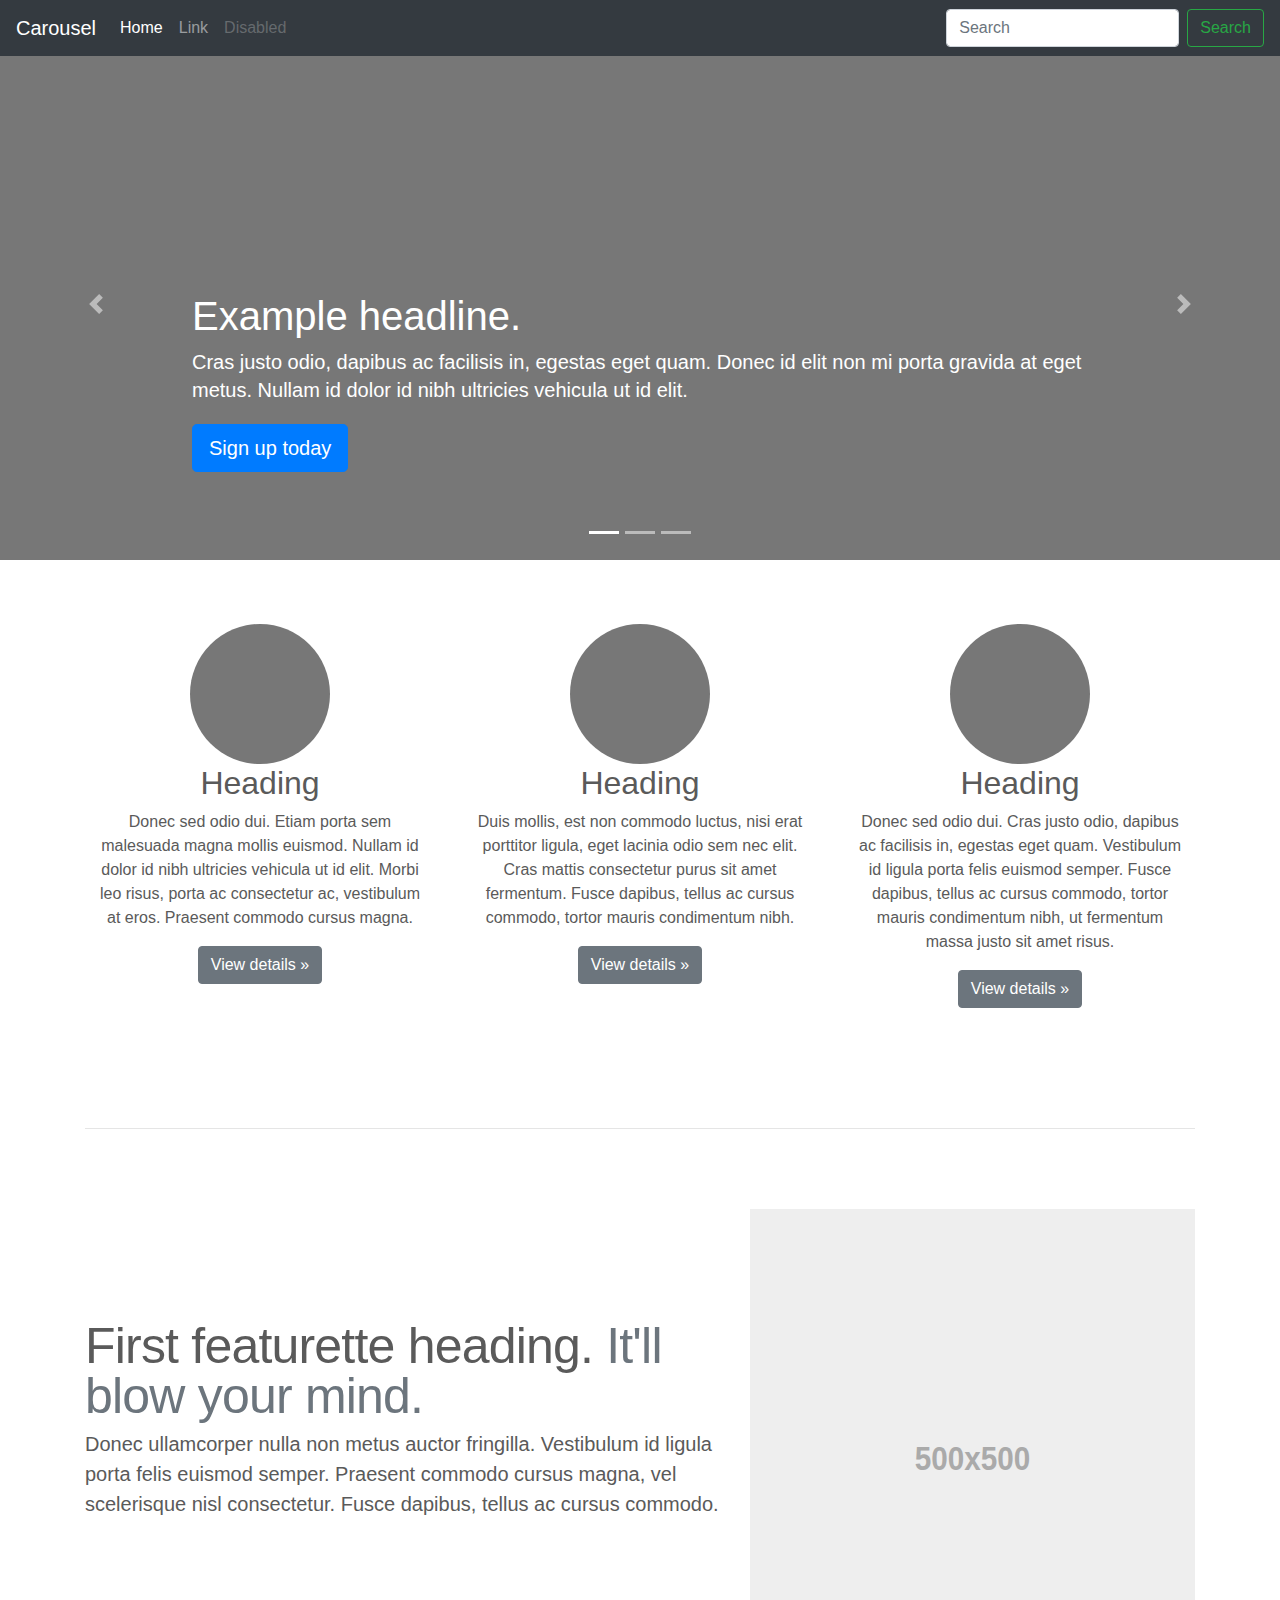
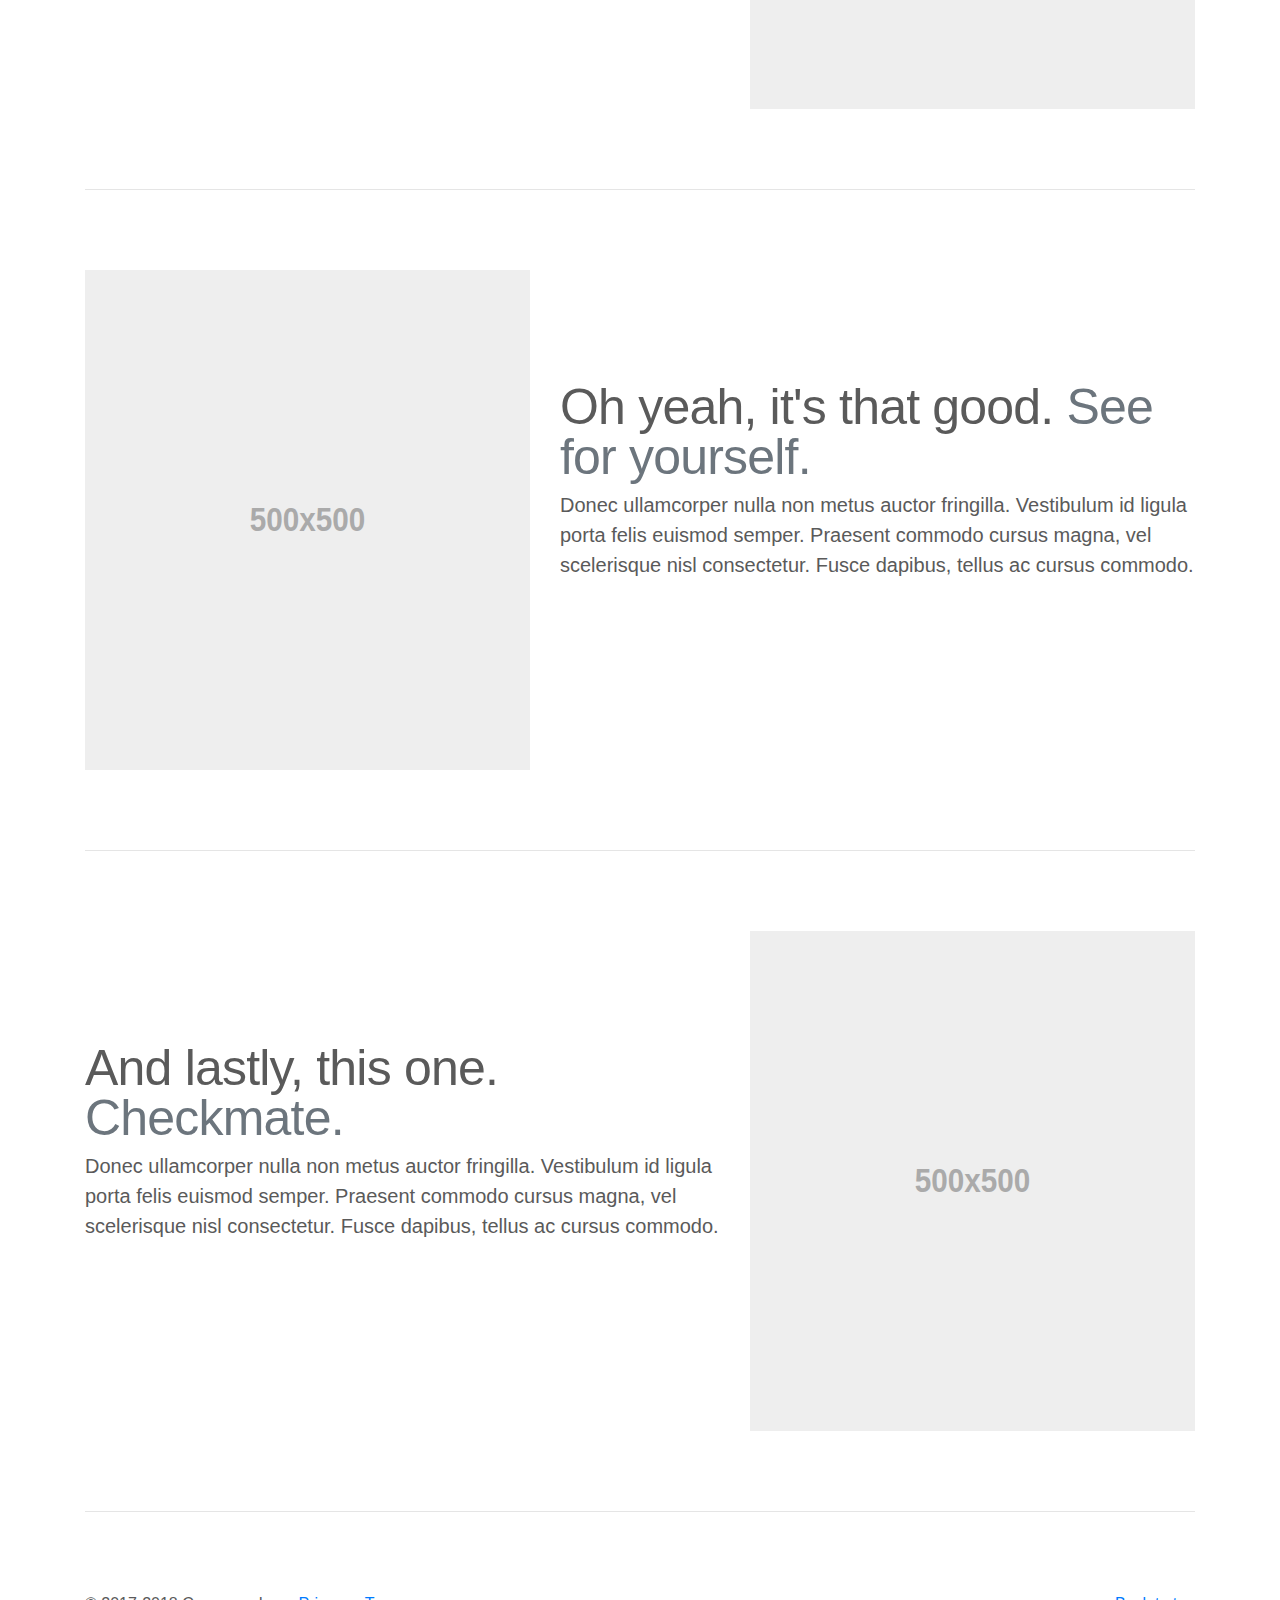
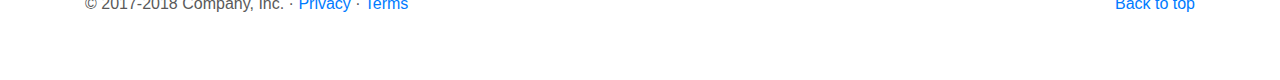
<file: bootstrap-4.0.0/docs/4.0/examples/carousel/index.html>
<!doctype html>
<html lang="en">
  <head>
    <meta charset="utf-8">
    <meta name="viewport" content="width=device-width, initial-scale=1, shrink-to-fit=no">
    <meta name="description" content="">
    <meta name="author" content="">
    <link rel="icon" href="../../../../favicon.ico">

    <title>Carousel Template for Bootstrap</title>

    <!-- Bootstrap core CSS -->
    <link href="../../../../dist/css/bootstrap.min.css" rel="stylesheet">

    <!-- Custom styles for this template -->
    <link href="carousel.css" rel="stylesheet">
  </head>
  <body>

    <header>
      <nav class="navbar navbar-expand-md navbar-dark fixed-top bg-dark">
        <a class="navbar-brand" href="#">Carousel</a>
        <button class="navbar-toggler" type="button" data-toggle="collapse" data-target="#navbarCollapse" aria-controls="navbarCollapse" aria-expanded="false" aria-label="Toggle navigation">
          <span class="navbar-toggler-icon"></span>
        </button>
        <div class="collapse navbar-collapse" id="navbarCollapse">
          <ul class="navbar-nav mr-auto">
            <li class="nav-item active">
              <a class="nav-link" href="#">Home <span class="sr-only">(current)</span></a>
            </li>
            <li class="nav-item">
              <a class="nav-link" href="#">Link</a>
            </li>
            <li class="nav-item">
              <a class="nav-link disabled" href="#">Disabled</a>
            </li>
          </ul>
          <form class="form-inline mt-2 mt-md-0">
            <input class="form-control mr-sm-2" type="text" placeholder="Search" aria-label="Search">
            <button class="btn btn-outline-success my-2 my-sm-0" type="submit">Search</button>
          </form>
        </div>
      </nav>
    </header>

    <main role="main">

      <div id="myCarousel" class="carousel slide" data-ride="carousel">
        <ol class="carousel-indicators">
          <li data-target="#myCarousel" data-slide-to="0" class="active"></li>
          <li data-target="#myCarousel" data-slide-to="1"></li>
          <li data-target="#myCarousel" data-slide-to="2"></li>
        </ol>
        <div class="carousel-inner">
          <div class="carousel-item active">
            <img class="first-slide" src="[data-uri]" alt="First slide">
            <div class="container">
              <div class="carousel-caption text-left">
                <h1>Example headline.</h1>
                <p>Cras justo odio, dapibus ac facilisis in, egestas eget quam. Donec id elit non mi porta gravida at eget metus. Nullam id dolor id nibh ultricies vehicula ut id elit.</p>
                <p><a class="btn btn-lg btn-primary" href="#" role="button">Sign up today</a></p>
              </div>
            </div>
          </div>
          <div class="carousel-item">
            <img class="second-slide" src="[data-uri]" alt="Second slide">
            <div class="container">
              <div class="carousel-caption">
                <h1>Another example headline.</h1>
                <p>Cras justo odio, dapibus ac facilisis in, egestas eget quam. Donec id elit non mi porta gravida at eget metus. Nullam id dolor id nibh ultricies vehicula ut id elit.</p>
                <p><a class="btn btn-lg btn-primary" href="#" role="button">Learn more</a></p>
              </div>
            </div>
          </div>
          <div class="carousel-item">
            <img class="third-slide" src="[data-uri]" alt="Third slide">
            <div class="container">
              <div class="carousel-caption text-right">
                <h1>One more for good measure.</h1>
                <p>Cras justo odio, dapibus ac facilisis in, egestas eget quam. Donec id elit non mi porta gravida at eget metus. Nullam id dolor id nibh ultricies vehicula ut id elit.</p>
                <p><a class="btn btn-lg btn-primary" href="#" role="button">Browse gallery</a></p>
              </div>
            </div>
          </div>
        </div>
        <a class="carousel-control-prev" href="#myCarousel" role="button" data-slide="prev">
          <span class="carousel-control-prev-icon" aria-hidden="true"></span>
          <span class="sr-only">Previous</span>
        </a>
        <a class="carousel-control-next" href="#myCarousel" role="button" data-slide="next">
          <span class="carousel-control-next-icon" aria-hidden="true"></span>
          <span class="sr-only">Next</span>
        </a>
      </div>


      <!-- Marketing messaging and featurettes
      ================================================== -->
      <!-- Wrap the rest of the page in another container to center all the content. -->

      <div class="container marketing">

        <!-- Three columns of text below the carousel -->
        <div class="row">
          <div class="col-lg-4">
            <img class="rounded-circle" src="[data-uri]" alt="Generic placeholder image" width="140" height="140">
            <h2>Heading</h2>
            <p>Donec sed odio dui. Etiam porta sem malesuada magna mollis euismod. Nullam id dolor id nibh ultricies vehicula ut id elit. Morbi leo risus, porta ac consectetur ac, vestibulum at eros. Praesent commodo cursus magna.</p>
            <p><a class="btn btn-secondary" href="#" role="button">View details &raquo;</a></p>
          </div><!-- /.col-lg-4 -->
          <div class="col-lg-4">
            <img class="rounded-circle" src="[data-uri]" alt="Generic placeholder image" width="140" height="140">
            <h2>Heading</h2>
            <p>Duis mollis, est non commodo luctus, nisi erat porttitor ligula, eget lacinia odio sem nec elit. Cras mattis consectetur purus sit amet fermentum. Fusce dapibus, tellus ac cursus commodo, tortor mauris condimentum nibh.</p>
            <p><a class="btn btn-secondary" href="#" role="button">View details &raquo;</a></p>
          </div><!-- /.col-lg-4 -->
          <div class="col-lg-4">
            <img class="rounded-circle" src="[data-uri]" alt="Generic placeholder image" width="140" height="140">
            <h2>Heading</h2>
            <p>Donec sed odio dui. Cras justo odio, dapibus ac facilisis in, egestas eget quam. Vestibulum id ligula porta felis euismod semper. Fusce dapibus, tellus ac cursus commodo, tortor mauris condimentum nibh, ut fermentum massa justo sit amet risus.</p>
            <p><a class="btn btn-secondary" href="#" role="button">View details &raquo;</a></p>
          </div><!-- /.col-lg-4 -->
        </div><!-- /.row -->


        <!-- START THE FEATURETTES -->

        <hr class="featurette-divider">

        <div class="row featurette">
          <div class="col-md-7">
            <h2 class="featurette-heading">First featurette heading. <span class="text-muted">It'll blow your mind.</span></h2>
            <p class="lead">Donec ullamcorper nulla non metus auctor fringilla. Vestibulum id ligula porta felis euismod semper. Praesent commodo cursus magna, vel scelerisque nisl consectetur. Fusce dapibus, tellus ac cursus commodo.</p>
          </div>
          <div class="col-md-5">
            <img class="featurette-image img-fluid mx-auto" data-src="holder.js/500x500/auto" alt="Generic placeholder image">
          </div>
        </div>

        <hr class="featurette-divider">

        <div class="row featurette">
          <div class="col-md-7 order-md-2">
            <h2 class="featurette-heading">Oh yeah, it's that good. <span class="text-muted">See for yourself.</span></h2>
            <p class="lead">Donec ullamcorper nulla non metus auctor fringilla. Vestibulum id ligula porta felis euismod semper. Praesent commodo cursus magna, vel scelerisque nisl consectetur. Fusce dapibus, tellus ac cursus commodo.</p>
          </div>
          <div class="col-md-5 order-md-1">
            <img class="featurette-image img-fluid mx-auto" data-src="holder.js/500x500/auto" alt="Generic placeholder image">
          </div>
        </div>

        <hr class="featurette-divider">

        <div class="row featurette">
          <div class="col-md-7">
            <h2 class="featurette-heading">And lastly, this one. <span class="text-muted">Checkmate.</span></h2>
            <p class="lead">Donec ullamcorper nulla non metus auctor fringilla. Vestibulum id ligula porta felis euismod semper. Praesent commodo cursus magna, vel scelerisque nisl consectetur. Fusce dapibus, tellus ac cursus commodo.</p>
          </div>
          <div class="col-md-5">
            <img class="featurette-image img-fluid mx-auto" data-src="holder.js/500x500/auto" alt="Generic placeholder image">
          </div>
        </div>

        <hr class="featurette-divider">

        <!-- /END THE FEATURETTES -->

      </div><!-- /.container -->


      <!-- FOOTER -->
      <footer class="container">
        <p class="float-right"><a href="#">Back to top</a></p>
        <p>&copy; 2017-2018 Company, Inc. &middot; <a href="#">Privacy</a> &middot; <a href="#">Terms</a></p>
      </footer>
    </main>

    <!-- Bootstrap core JavaScript
    ================================================== -->
    <!-- Placed at the end of the document so the pages load faster -->
    <script src="https://code.jquery.com/jquery-3.2.1.slim.min.js" integrity="sha384-KJ3o2DKtIkvYIK3UENzmM7KCkRr/rE9/Qpg6aAZGJwFDMVNA/GpGFF93hXpG5KkN" crossorigin="anonymous"></script>
    <script>window.jQuery || document.write('<script src="../../../../assets/js/vendor/jquery-slim.min.js"><\/script>')</script>
    <script src="../../../../assets/js/vendor/popper.min.js"></script>
    <script src="../../../../dist/js/bootstrap.min.js"></script>
    <!-- Just to make our placeholder images work. Don't actually copy the next line! -->
    <script src="../../../../assets/js/vendor/holder.min.js"></script>
  </body>
</html>
</file>
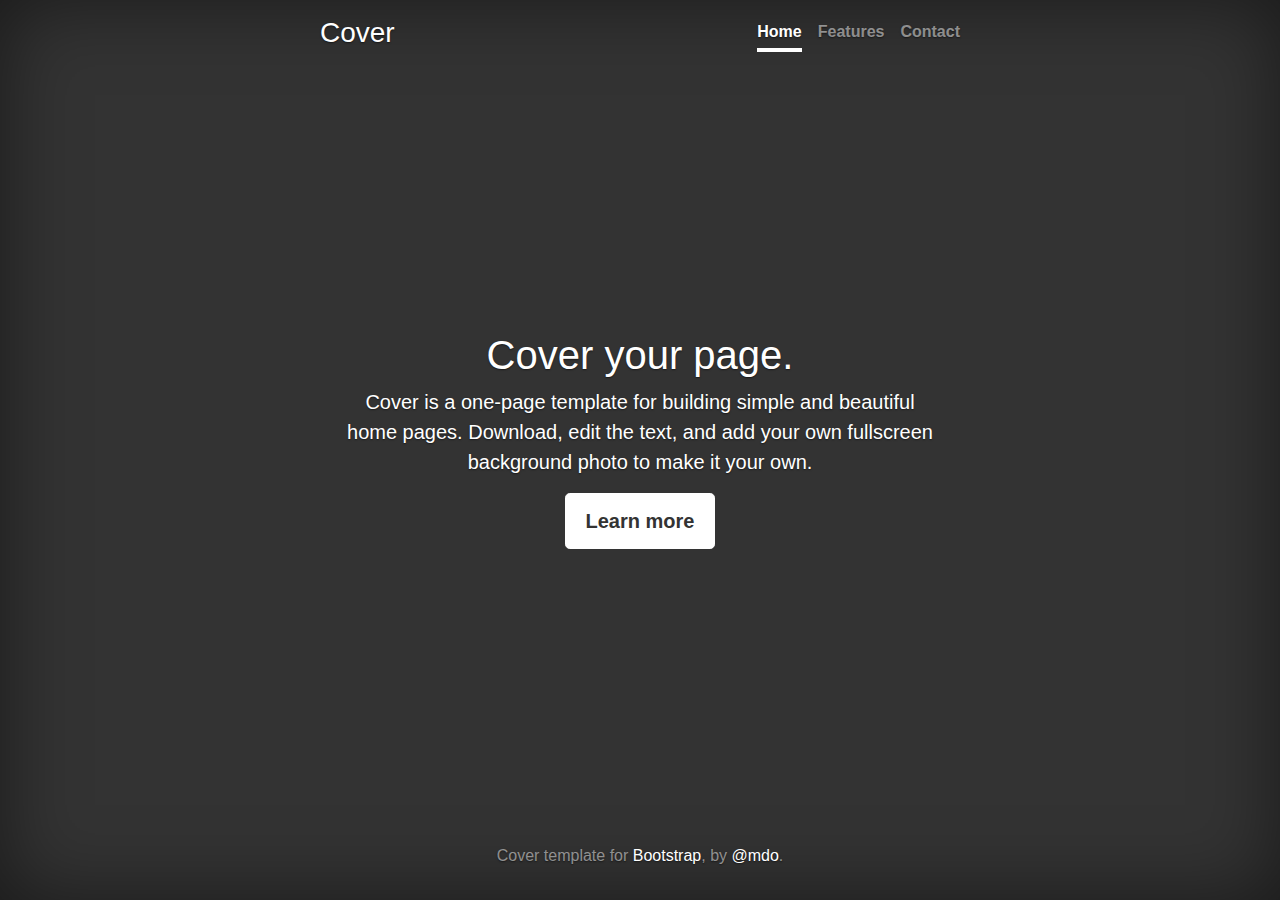
<file: bootstrap-4.0.0/docs/4.0/examples/cover/index.html>
<!doctype html>
<html lang="en">
  <head>
    <meta charset="utf-8">
    <meta name="viewport" content="width=device-width, initial-scale=1, shrink-to-fit=no">
    <meta name="description" content="">
    <meta name="author" content="">
    <link rel="icon" href="../../../../favicon.ico">

    <title>Cover Template for Bootstrap</title>

    <!-- Bootstrap core CSS -->
    <link href="../../../../dist/css/bootstrap.min.css" rel="stylesheet">

    <!-- Custom styles for this template -->
    <link href="cover.css" rel="stylesheet">
  </head>

  <body class="text-center">

    <div class="cover-container d-flex h-100 p-3 mx-auto flex-column">
      <header class="masthead mb-auto">
        <div class="inner">
          <h3 class="masthead-brand">Cover</h3>
          <nav class="nav nav-masthead justify-content-center">
            <a class="nav-link active" href="#">Home</a>
            <a class="nav-link" href="#">Features</a>
            <a class="nav-link" href="#">Contact</a>
          </nav>
        </div>
      </header>

      <main role="main" class="inner cover">
        <h1 class="cover-heading">Cover your page.</h1>
        <p class="lead">Cover is a one-page template for building simple and beautiful home pages. Download, edit the text, and add your own fullscreen background photo to make it your own.</p>
        <p class="lead">
          <a href="#" class="btn btn-lg btn-secondary">Learn more</a>
        </p>
      </main>

      <footer class="mastfoot mt-auto">
        <div class="inner">
          <p>Cover template for <a href="https://getbootstrap.com/">Bootstrap</a>, by <a href="https://twitter.com/mdo">@mdo</a>.</p>
        </div>
      </footer>
    </div>


    <!-- Bootstrap core JavaScript
    ================================================== -->
    <!-- Placed at the end of the document so the pages load faster -->
    <script src="https://code.jquery.com/jquery-3.2.1.slim.min.js" integrity="sha384-KJ3o2DKtIkvYIK3UENzmM7KCkRr/rE9/Qpg6aAZGJwFDMVNA/GpGFF93hXpG5KkN" crossorigin="anonymous"></script>
    <script>window.jQuery || document.write('<script src="../../../../assets/js/vendor/jquery-slim.min.js"><\/script>')</script>
    <script src="../../../../assets/js/vendor/popper.min.js"></script>
    <script src="../../../../dist/js/bootstrap.min.js"></script>
  </body>
</html>
</file>
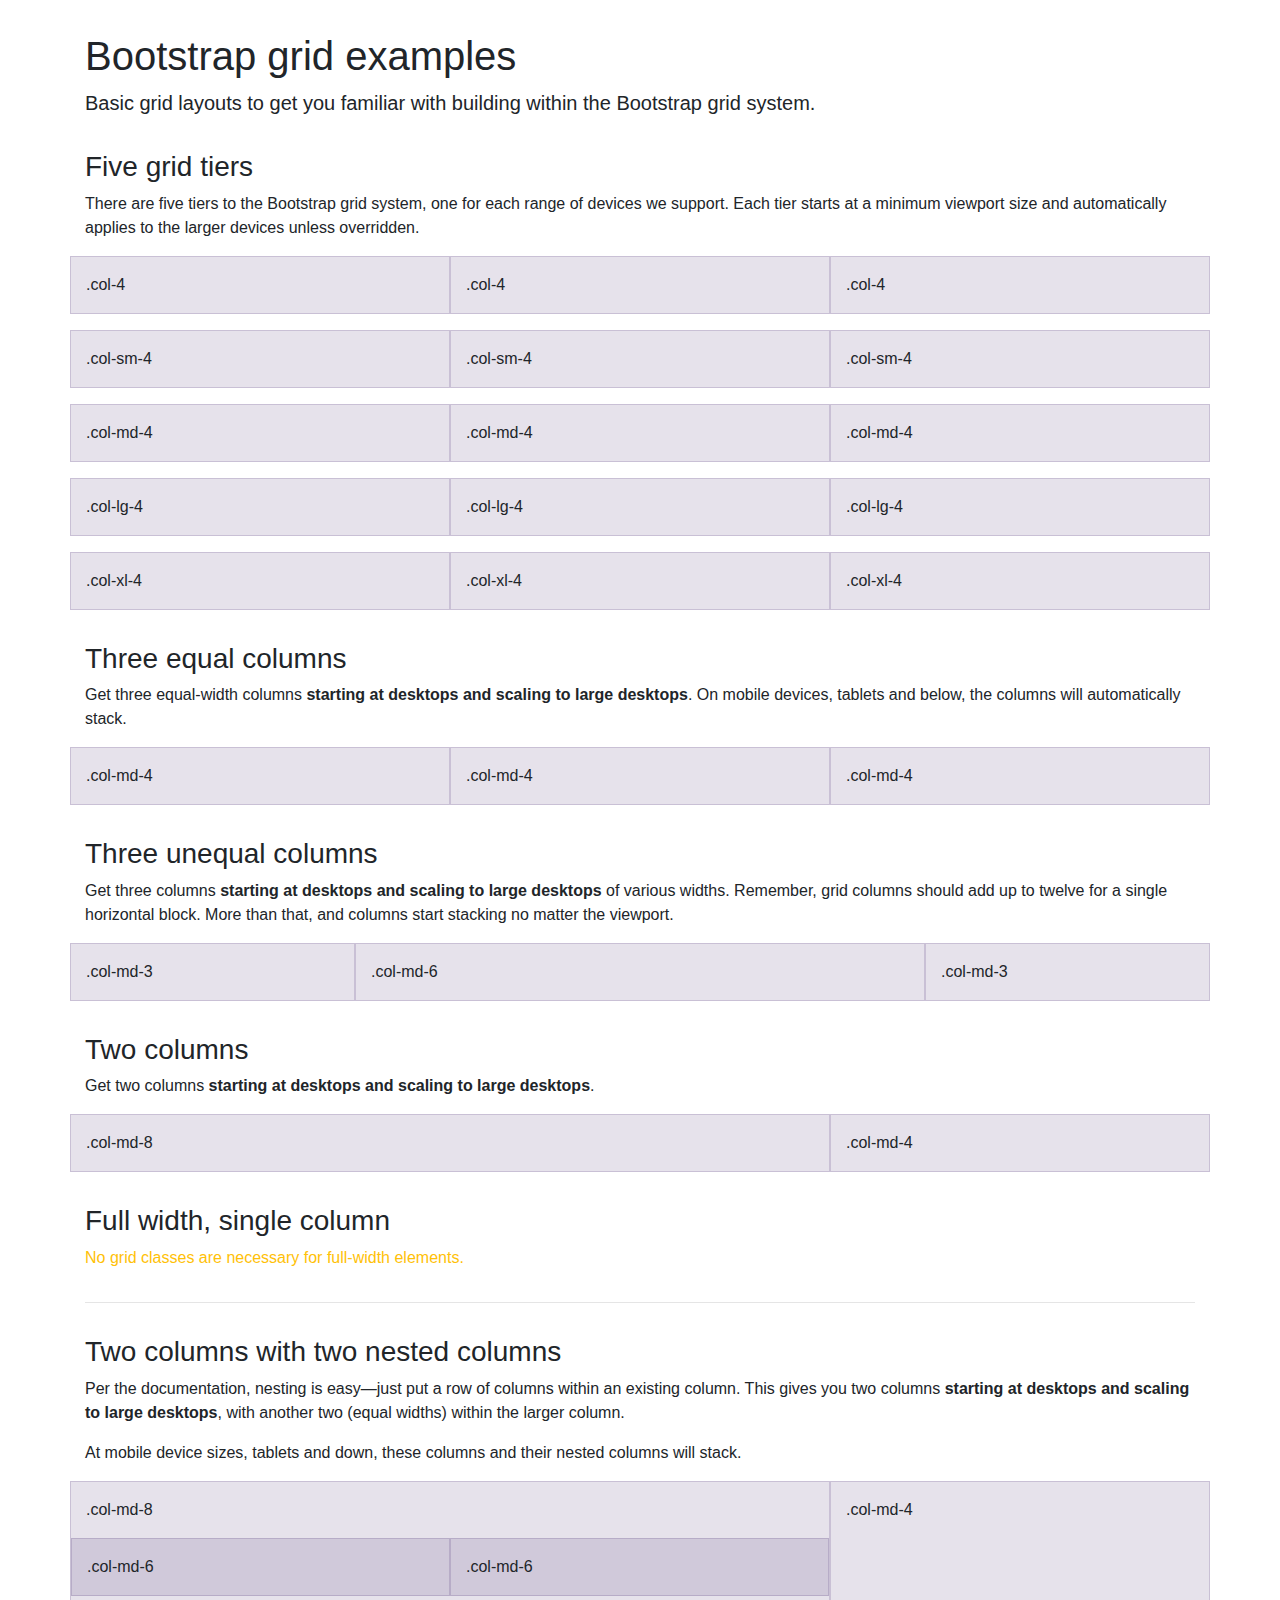
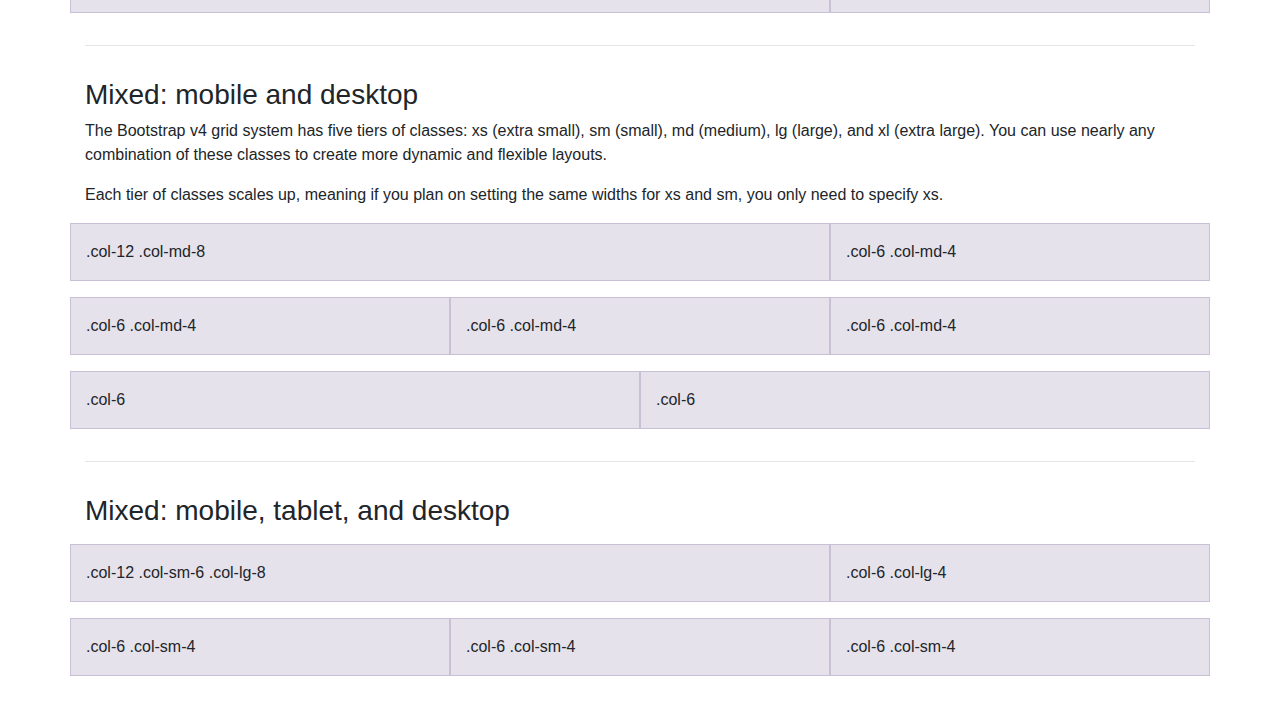
<file: bootstrap-4.0.0/docs/4.0/examples/grid/index.html>
<!doctype html>
<html lang="en">
  <head>
    <meta charset="utf-8">
    <meta name="viewport" content="width=device-width, initial-scale=1, shrink-to-fit=no">
    <meta name="description" content="">
    <meta name="author" content="">
    <link rel="icon" href="../../../../favicon.ico">

    <title>Grid Template for Bootstrap</title>

    <!-- Bootstrap core CSS -->
    <link href="../../../../dist/css/bootstrap.min.css" rel="stylesheet">

    <!-- Custom styles for this template -->
    <link href="grid.css" rel="stylesheet">
  </head>

  <body>
    <div class="container">

      <h1>Bootstrap grid examples</h1>
      <p class="lead">Basic grid layouts to get you familiar with building within the Bootstrap grid system.</p>

      <h3>Five grid tiers</h3>
      <p>There are five tiers to the Bootstrap grid system, one for each range of devices we support. Each tier starts at a minimum viewport size and automatically applies to the larger devices unless overridden.</p>

      <div class="row">
        <div class="col-4">.col-4</div>
        <div class="col-4">.col-4</div>
        <div class="col-4">.col-4</div>
      </div>

      <div class="row">
        <div class="col-sm-4">.col-sm-4</div>
        <div class="col-sm-4">.col-sm-4</div>
        <div class="col-sm-4">.col-sm-4</div>
      </div>

      <div class="row">
        <div class="col-md-4">.col-md-4</div>
        <div class="col-md-4">.col-md-4</div>
        <div class="col-md-4">.col-md-4</div>
      </div>

      <div class="row">
        <div class="col-lg-4">.col-lg-4</div>
        <div class="col-lg-4">.col-lg-4</div>
        <div class="col-lg-4">.col-lg-4</div>
      </div>

      <div class="row">
        <div class="col-xl-4">.col-xl-4</div>
        <div class="col-xl-4">.col-xl-4</div>
        <div class="col-xl-4">.col-xl-4</div>
      </div>

      <h3>Three equal columns</h3>
      <p>Get three equal-width columns <strong>starting at desktops and scaling to large desktops</strong>. On mobile devices, tablets and below, the columns will automatically stack.</p>
      <div class="row">
        <div class="col-md-4">.col-md-4</div>
        <div class="col-md-4">.col-md-4</div>
        <div class="col-md-4">.col-md-4</div>
      </div>

      <h3>Three unequal columns</h3>
      <p>Get three columns <strong>starting at desktops and scaling to large desktops</strong> of various widths. Remember, grid columns should add up to twelve for a single horizontal block. More than that, and columns start stacking no matter the viewport.</p>
      <div class="row">
        <div class="col-md-3">.col-md-3</div>
        <div class="col-md-6">.col-md-6</div>
        <div class="col-md-3">.col-md-3</div>
      </div>

      <h3>Two columns</h3>
      <p>Get two columns <strong>starting at desktops and scaling to large desktops</strong>.</p>
      <div class="row">
        <div class="col-md-8">.col-md-8</div>
        <div class="col-md-4">.col-md-4</div>
      </div>

      <h3>Full width, single column</h3>
      <p class="text-warning">No grid classes are necessary for full-width elements.</p>

      <hr>

      <h3>Two columns with two nested columns</h3>
      <p>Per the documentation, nesting is easy—just put a row of columns within an existing column. This gives you two columns <strong>starting at desktops and scaling to large desktops</strong>, with another two (equal widths) within the larger column.</p>
      <p>At mobile device sizes, tablets and down, these columns and their nested columns will stack.</p>
      <div class="row">
        <div class="col-md-8">
          .col-md-8
          <div class="row">
            <div class="col-md-6">.col-md-6</div>
            <div class="col-md-6">.col-md-6</div>
          </div>
        </div>
        <div class="col-md-4">.col-md-4</div>
      </div>

      <hr>

      <h3>Mixed: mobile and desktop</h3>
      <p>The Bootstrap v4 grid system has five tiers of classes: xs (extra small), sm (small), md (medium), lg (large), and xl (extra large). You can use nearly any combination of these classes to create more dynamic and flexible layouts.</p>
      <p>Each tier of classes scales up, meaning if you plan on setting the same widths for xs and sm, you only need to specify xs.</p>
      <div class="row">
        <div class="col-12 col-md-8">.col-12 .col-md-8</div>
        <div class="col-6 col-md-4">.col-6 .col-md-4</div>
      </div>
      <div class="row">
        <div class="col-6 col-md-4">.col-6 .col-md-4</div>
        <div class="col-6 col-md-4">.col-6 .col-md-4</div>
        <div class="col-6 col-md-4">.col-6 .col-md-4</div>
      </div>
      <div class="row">
        <div class="col-6">.col-6</div>
        <div class="col-6">.col-6</div>
      </div>

      <hr>

      <h3>Mixed: mobile, tablet, and desktop</h3>
      <p></p>
      <div class="row">
        <div class="col-12 col-sm-6 col-lg-8">.col-12 .col-sm-6 .col-lg-8</div>
        <div class="col-6 col-lg-4">.col-6 .col-lg-4</div>
      </div>
      <div class="row">
        <div class="col-6 col-sm-4">.col-6 .col-sm-4</div>
        <div class="col-6 col-sm-4">.col-6 .col-sm-4</div>
        <div class="col-6 col-sm-4">.col-6 .col-sm-4</div>
      </div>

    </div> <!-- /container -->
  </body>
</html>
</file>
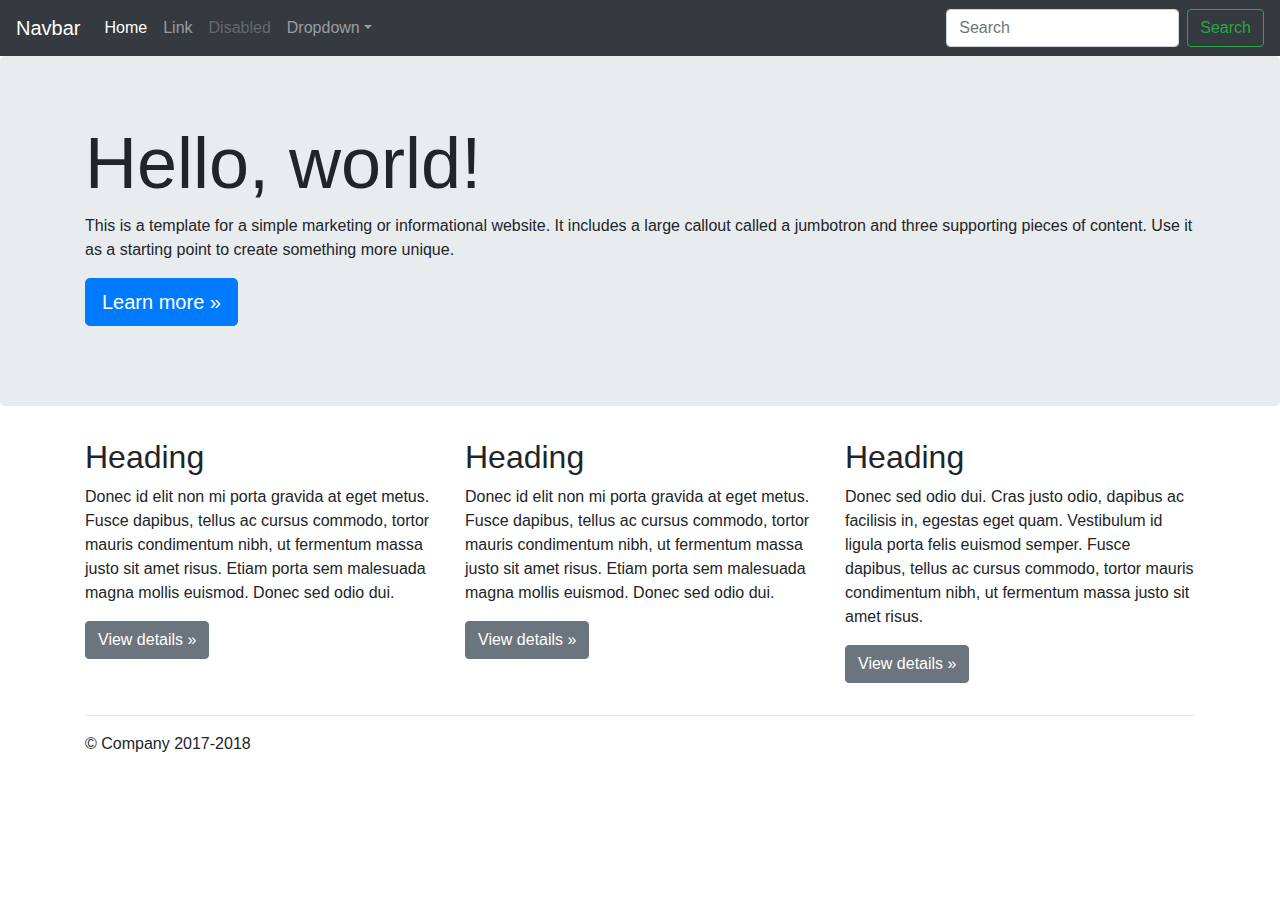
<file: bootstrap-4.0.0/docs/4.0/examples/jumbotron/index.html>
<!doctype html>
<html lang="en">
  <head>
    <meta charset="utf-8">
    <meta name="viewport" content="width=device-width, initial-scale=1, shrink-to-fit=no">
    <meta name="description" content="">
    <meta name="author" content="">
    <link rel="icon" href="../../../../favicon.ico">

    <title>Jumbotron Template for Bootstrap</title>

    <!-- Bootstrap core CSS -->
    <link href="../../../../dist/css/bootstrap.min.css" rel="stylesheet">

    <!-- Custom styles for this template -->
    <link href="jumbotron.css" rel="stylesheet">
  </head>

  <body>

    <nav class="navbar navbar-expand-md navbar-dark fixed-top bg-dark">
      <a class="navbar-brand" href="#">Navbar</a>
      <button class="navbar-toggler" type="button" data-toggle="collapse" data-target="#navbarsExampleDefault" aria-controls="navbarsExampleDefault" aria-expanded="false" aria-label="Toggle navigation">
        <span class="navbar-toggler-icon"></span>
      </button>

      <div class="collapse navbar-collapse" id="navbarsExampleDefault">
        <ul class="navbar-nav mr-auto">
          <li class="nav-item active">
            <a class="nav-link" href="#">Home <span class="sr-only">(current)</span></a>
          </li>
          <li class="nav-item">
            <a class="nav-link" href="#">Link</a>
          </li>
          <li class="nav-item">
            <a class="nav-link disabled" href="#">Disabled</a>
          </li>
          <li class="nav-item dropdown">
            <a class="nav-link dropdown-toggle" href="http://example.com" id="dropdown01" data-toggle="dropdown" aria-haspopup="true" aria-expanded="false">Dropdown</a>
            <div class="dropdown-menu" aria-labelledby="dropdown01">
              <a class="dropdown-item" href="#">Action</a>
              <a class="dropdown-item" href="#">Another action</a>
              <a class="dropdown-item" href="#">Something else here</a>
            </div>
          </li>
        </ul>
        <form class="form-inline my-2 my-lg-0">
          <input class="form-control mr-sm-2" type="text" placeholder="Search" aria-label="Search">
          <button class="btn btn-outline-success my-2 my-sm-0" type="submit">Search</button>
        </form>
      </div>
    </nav>

    <main role="main">

      <!-- Main jumbotron for a primary marketing message or call to action -->
      <div class="jumbotron">
        <div class="container">
          <h1 class="display-3">Hello, world!</h1>
          <p>This is a template for a simple marketing or informational website. It includes a large callout called a jumbotron and three supporting pieces of content. Use it as a starting point to create something more unique.</p>
          <p><a class="btn btn-primary btn-lg" href="#" role="button">Learn more &raquo;</a></p>
        </div>
      </div>

      <div class="container">
        <!-- Example row of columns -->
        <div class="row">
          <div class="col-md-4">
            <h2>Heading</h2>
            <p>Donec id elit non mi porta gravida at eget metus. Fusce dapibus, tellus ac cursus commodo, tortor mauris condimentum nibh, ut fermentum massa justo sit amet risus. Etiam porta sem malesuada magna mollis euismod. Donec sed odio dui. </p>
            <p><a class="btn btn-secondary" href="#" role="button">View details &raquo;</a></p>
          </div>
          <div class="col-md-4">
            <h2>Heading</h2>
            <p>Donec id elit non mi porta gravida at eget metus. Fusce dapibus, tellus ac cursus commodo, tortor mauris condimentum nibh, ut fermentum massa justo sit amet risus. Etiam porta sem malesuada magna mollis euismod. Donec sed odio dui. </p>
            <p><a class="btn btn-secondary" href="#" role="button">View details &raquo;</a></p>
          </div>
          <div class="col-md-4">
            <h2>Heading</h2>
            <p>Donec sed odio dui. Cras justo odio, dapibus ac facilisis in, egestas eget quam. Vestibulum id ligula porta felis euismod semper. Fusce dapibus, tellus ac cursus commodo, tortor mauris condimentum nibh, ut fermentum massa justo sit amet risus.</p>
            <p><a class="btn btn-secondary" href="#" role="button">View details &raquo;</a></p>
          </div>
        </div>

        <hr>

      </div> <!-- /container -->

    </main>

    <footer class="container">
      <p>&copy; Company 2017-2018</p>
    </footer>

    <!-- Bootstrap core JavaScript
    ================================================== -->
    <!-- Placed at the end of the document so the pages load faster -->
    <script src="https://code.jquery.com/jquery-3.2.1.slim.min.js" integrity="sha384-KJ3o2DKtIkvYIK3UENzmM7KCkRr/rE9/Qpg6aAZGJwFDMVNA/GpGFF93hXpG5KkN" crossorigin="anonymous"></script>
    <script>window.jQuery || document.write('<script src="../../../../assets/js/vendor/jquery-slim.min.js"><\/script>')</script>
    <script src="../../../../assets/js/vendor/popper.min.js"></script>
    <script src="../../../../dist/js/bootstrap.min.js"></script>
  </body>
</html>
</file>
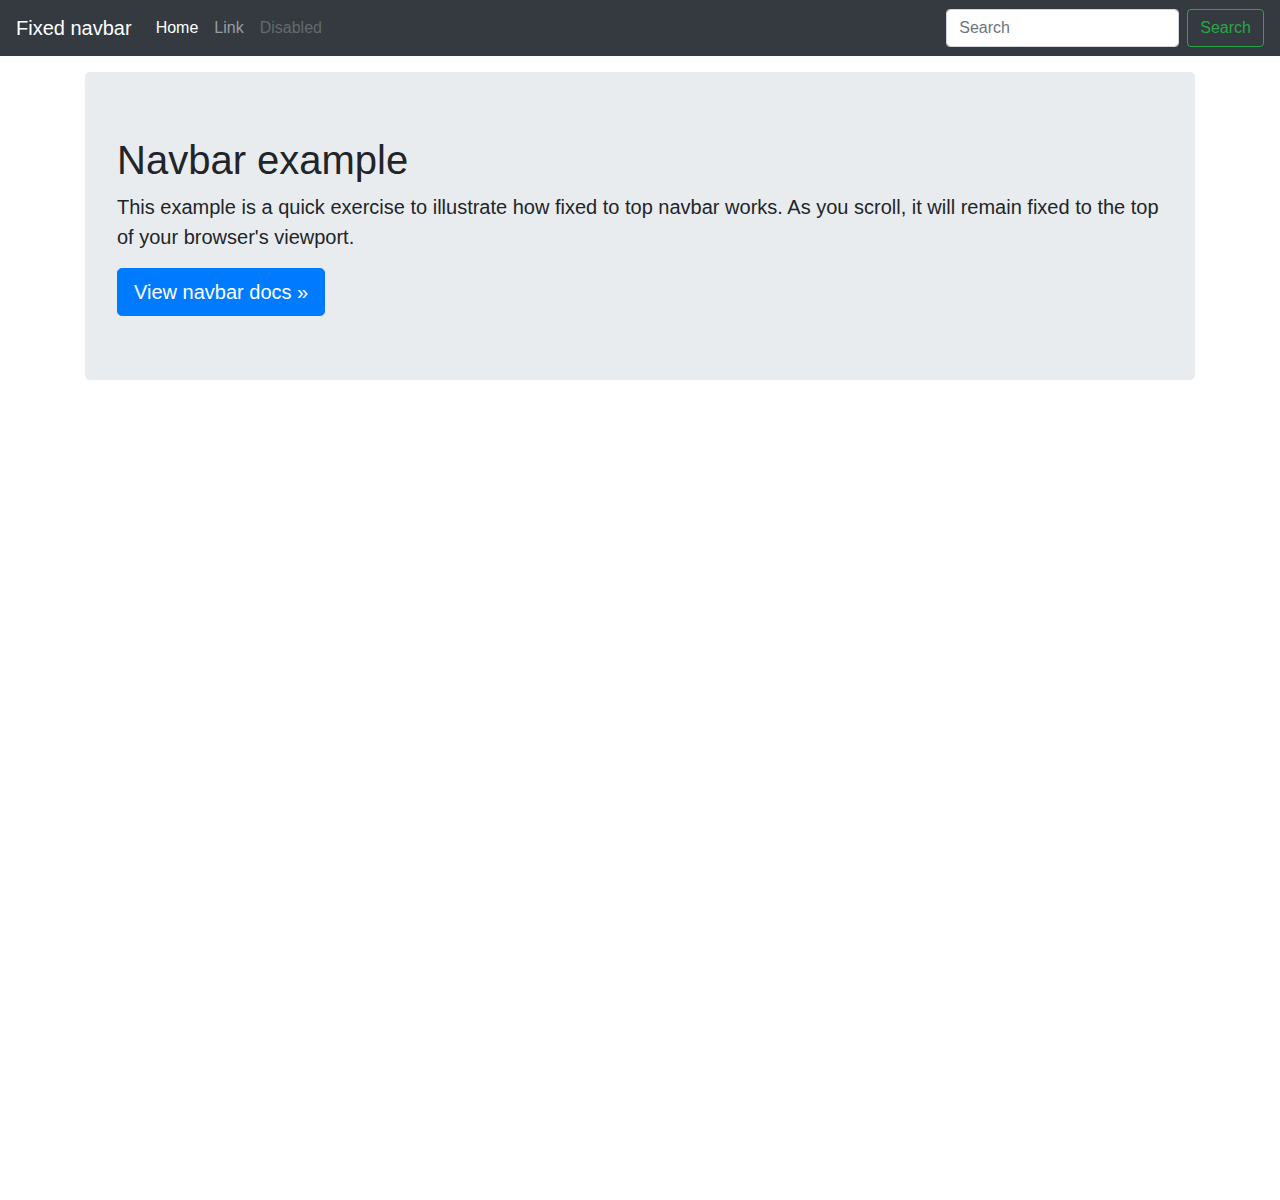
<file: bootstrap-4.0.0/docs/4.0/examples/navbar-fixed/index.html>
<!doctype html>
<html lang="en">
  <head>
    <meta charset="utf-8">
    <meta name="viewport" content="width=device-width, initial-scale=1, shrink-to-fit=no">
    <meta name="description" content="">
    <meta name="author" content="">
    <link rel="icon" href="../../../../favicon.ico">

    <title>Fixed top navbar example for Bootstrap</title>

    <!-- Bootstrap core CSS -->
    <link href="../../../../dist/css/bootstrap.min.css" rel="stylesheet">

    <!-- Custom styles for this template -->
    <link href="navbar-top-fixed.css" rel="stylesheet">
  </head>

  <body>

    <nav class="navbar navbar-expand-md navbar-dark fixed-top bg-dark">
      <a class="navbar-brand" href="#">Fixed navbar</a>
      <button class="navbar-toggler" type="button" data-toggle="collapse" data-target="#navbarCollapse" aria-controls="navbarCollapse" aria-expanded="false" aria-label="Toggle navigation">
        <span class="navbar-toggler-icon"></span>
      </button>
      <div class="collapse navbar-collapse" id="navbarCollapse">
        <ul class="navbar-nav mr-auto">
          <li class="nav-item active">
            <a class="nav-link" href="#">Home <span class="sr-only">(current)</span></a>
          </li>
          <li class="nav-item">
            <a class="nav-link" href="#">Link</a>
          </li>
          <li class="nav-item">
            <a class="nav-link disabled" href="#">Disabled</a>
          </li>
        </ul>
        <form class="form-inline mt-2 mt-md-0">
          <input class="form-control mr-sm-2" type="text" placeholder="Search" aria-label="Search">
          <button class="btn btn-outline-success my-2 my-sm-0" type="submit">Search</button>
        </form>
      </div>
    </nav>

    <main role="main" class="container">
      <div class="jumbotron">
        <h1>Navbar example</h1>
        <p class="lead">This example is a quick exercise to illustrate how fixed to top navbar works. As you scroll, it will remain fixed to the top of your browser's viewport.</p>
        <a class="btn btn-lg btn-primary" href="../../components/navbar/" role="button">View navbar docs &raquo;</a>
      </div>
    </main>

    <!-- Bootstrap core JavaScript
    ================================================== -->
    <!-- Placed at the end of the document so the pages load faster -->
    <script src="https://code.jquery.com/jquery-3.2.1.slim.min.js" integrity="sha384-KJ3o2DKtIkvYIK3UENzmM7KCkRr/rE9/Qpg6aAZGJwFDMVNA/GpGFF93hXpG5KkN" crossorigin="anonymous"></script>
    <script>window.jQuery || document.write('<script src="../../../../assets/js/vendor/jquery-slim.min.js"><\/script>')</script>
    <script src="../../../../assets/js/vendor/popper.min.js"></script>
    <script src="../../../../dist/js/bootstrap.min.js"></script>
  </body>
</html>
</file>
<file: assets/css/style.css>
.contact-icon {
  border-radius: 1000px;
  overflow: hidden;
  background-color: #fbfafb;
  width: 30px;
  height: 30px;
  display: flex;
  justify-content: center;
  align-items: center;
  color: white;
}

.project-outer-container,
.experience-outer-container {
  background-color: #982298;
}

section {
  padding: 75px 0;
}

footer {
  background-color: rgb(50, 236, 118);
  color: white;
  padding-top: 25px;
  padding-bottom: 15px;
  border-top: 1px solid #E5E9EF;
}

.card:hover {
  opacity: 0.8;
}

/* .footer-outer-container {} */

.profile-photo-container {
  height: 200px;
  width: 200px;
  border-radius: 1000px;
  overflow: hidden;
  display: flex;
  justify-content: center;
  align-items: center;
  border: 4px black;
}

.btn-primary:hover {
  background-color: #333333;
  border-color: #333333;
}

/* Estilos para el sidebar */
.sidebar {
  height: 100%;
  width: 250px;
  position: fixed;
  top: 0;
  left: 0;
  background-color: #333;
  padding-top: 20px;
}

/* Estilos para el enlace del logo en el sidebar */
.sidebar-brand {
  color: white;
  font-family: "Bricolage Grotesque", sans-serif;
  font-size: 20px;
  text-decoration: none;
  display: block;
  padding: 10px 15px;
}

/* Estilos para los enlaces en el sidebar */
.sidebar a {
  padding: 10px 15px;
  text-decoration: none;
  font-size: 18px;
  color: white;
  display: block;
  transition: background-color 0.3s;
}

/* Estilos para los enlaces activos en el sidebar */
.sidebar a.active {
  background-color: #555;
}

/* Estilos para el contenido principal */
.content {
  margin-left: 250px; /* Ancho del sidebar */
  padding: 20px;
}

.navbar-brand {
  font-family: "Bricolage Grotesque", sans-serif;
  font-size: 20px;
}

nav {
  /* height: 65px; */
  border-bottom: 1px solid #E5E9EF;
}

main {
  padding-top: 40px;
  flex-grow: 1;
}

.flex-wrapper {
  display: flex;
  min-height: 100vh;
  flex-direction: column;
  justify-content: space-between;
}

.footer-info-list > li {
  padding: 0 10px;
}

li > .fas {
  margin-right: 5px;
}


*::-webkit-scrollbar {
  display: none;
}

.btn-link {
  color: #000000;
  text-decoration: none;
}
.btn-link:hover {
  color: #656565;
}

.about-me-social-links > li > a {
  text-decoration: none;
  color: black;
  font-size: 1em;
}

.about-me-social-links > li > a {
  display: flex;
  align-items: center;
}

.about-me-social-links > li > a:hover {
  display: flex;
  align-items: center;
  color: red;
}

.about-me-social-links > li > a > .fa-brands {
  font-size: 1em;
  padding-right: 8px;
}

.about-me-social-links > li {
  padding: 0 20px;
}

.about-me-social-links {
  list-style: none;
  display: flex;
  flex-wrap: wrap;
  padding: 1em 0;
}
</file>
<file: bootstrap-4.0.0/docs/4.0/examples/album/album.css>
:root {
  --jumbotron-padding-y: 3rem;
}

.jumbotron {
  padding-top: var(--jumbotron-padding-y);
  padding-bottom: var(--jumbotron-padding-y);
  margin-bottom: 0;
  background-color: #fff;
}
@media (min-width: 768px) {
  .jumbotron {
    padding-top: calc(var(--jumbotron-padding-y) * 2);
    padding-bottom: calc(var(--jumbotron-padding-y) * 2);
  }
}

.jumbotron p:last-child {
  margin-bottom: 0;
}

.jumbotron-heading {
  font-weight: 300;
}

.jumbotron .container {
  max-width: 40rem;
}

footer {
  padding-top: 3rem;
  padding-bottom: 3rem;
}

footer p {
  margin-bottom: .25rem;
}

.box-shadow { box-shadow: 0 .25rem .75rem rgba(0, 0, 0, .05); }
</file>
<file: bootstrap-4.0.0/docs/4.0/examples/blog/blog.css>
/* stylelint-disable selector-list-comma-newline-after */

.blog-header {
  line-height: 1;
  border-bottom: 1px solid #e5e5e5;
}

.blog-header-logo {
  font-family: "Playfair Display", Georgia, "Times New Roman", serif;
  font-size: 2.25rem;
}

.blog-header-logo:hover {
  text-decoration: none;
}

h1, h2, h3, h4, h5, h6 {
  font-family: "Playfair Display", Georgia, "Times New Roman", serif;
}

.display-4 {
  font-size: 2.5rem;
}
@media (min-width: 768px) {
  .display-4 {
    font-size: 3rem;
  }
}

.nav-scroller {
  position: relative;
  z-index: 2;
  height: 2.75rem;
  overflow-y: hidden;
}

.nav-scroller .nav {
  display: -webkit-box;
  display: -ms-flexbox;
  display: flex;
  -ms-flex-wrap: nowrap;
  flex-wrap: nowrap;
  padding-bottom: 1rem;
  margin-top: -1px;
  overflow-x: auto;
  text-align: center;
  white-space: nowrap;
  -webkit-overflow-scrolling: touch;
}

.nav-scroller .nav-link {
  padding-top: .75rem;
  padding-bottom: .75rem;
  font-size: .875rem;
}

.card-img-right {
  height: 100%;
  border-radius: 0 3px 3px 0;
}

.flex-auto {
  -ms-flex: 0 0 auto;
  -webkit-box-flex: 0;
  flex: 0 0 auto;
}

.h-250 { height: 250px; }
@media (min-width: 768px) {
  .h-md-250 { height: 250px; }
}

.border-top { border-top: 1px solid #e5e5e5; }
.border-bottom { border-bottom: 1px solid #e5e5e5; }

.box-shadow { box-shadow: 0 .25rem .75rem rgba(0, 0, 0, .05); }

/*
 * Blog name and description
 */
.blog-title {
  margin-bottom: 0;
  font-size: 2rem;
  font-weight: 400;
}
.blog-description {
  font-size: 1.1rem;
  color: #999;
}

@media (min-width: 40em) {
  .blog-title {
    font-size: 3.5rem;
  }
}

/* Pagination */
.blog-pagination {
  margin-bottom: 4rem;
}
.blog-pagination > .btn {
  border-radius: 2rem;
}

/*
 * Blog posts
 */
.blog-post {
  margin-bottom: 4rem;
}
.blog-post-title {
  margin-bottom: .25rem;
  font-size: 2.5rem;
}
.blog-post-meta {
  margin-bottom: 1.25rem;
  color: #999;
}

/*
 * Footer
 */
.blog-footer {
  padding: 2.5rem 0;
  color: #999;
  text-align: center;
  background-color: #f9f9f9;
  border-top: .05rem solid #e5e5e5;
}
.blog-footer p:last-child {
  margin-bottom: 0;
}
</file>
<file: bootstrap-4.0.0/docs/4.0/examples/carousel/carousel.css>
/* GLOBAL STYLES
-------------------------------------------------- */
/* Padding below the footer and lighter body text */

body {
  padding-top: 3rem;
  padding-bottom: 3rem;
  color: #5a5a5a;
}


/* CUSTOMIZE THE CAROUSEL
-------------------------------------------------- */

/* Carousel base class */
.carousel {
  margin-bottom: 4rem;
}
/* Since positioning the image, we need to help out the caption */
.carousel-caption {
  bottom: 3rem;
  z-index: 10;
}

/* Declare heights because of positioning of img element */
.carousel-item {
  height: 32rem;
  background-color: #777;
}
.carousel-item > img {
  position: absolute;
  top: 0;
  left: 0;
  min-width: 100%;
  height: 32rem;
}


/* MARKETING CONTENT
-------------------------------------------------- */

/* Center align the text within the three columns below the carousel */
.marketing .col-lg-4 {
  margin-bottom: 1.5rem;
  text-align: center;
}
.marketing h2 {
  font-weight: 400;
}
.marketing .col-lg-4 p {
  margin-right: .75rem;
  margin-left: .75rem;
}


/* Featurettes
------------------------- */

.featurette-divider {
  margin: 5rem 0; /* Space out the Bootstrap <hr> more */
}

/* Thin out the marketing headings */
.featurette-heading {
  font-weight: 300;
  line-height: 1;
  letter-spacing: -.05rem;
}


/* RESPONSIVE CSS
-------------------------------------------------- */

@media (min-width: 40em) {
  /* Bump up size of carousel content */
  .carousel-caption p {
    margin-bottom: 1.25rem;
    font-size: 1.25rem;
    line-height: 1.4;
  }

  .featurette-heading {
    font-size: 50px;
  }
}

@media (min-width: 62em) {
  .featurette-heading {
    margin-top: 7rem;
  }
}
</file>
<file: bootstrap-4.0.0/docs/4.0/examples/cover/cover.css>
/*
 * Globals
 */

/* Links */
a,
a:focus,
a:hover {
  color: #fff;
}

/* Custom default button */
.btn-secondary,
.btn-secondary:hover,
.btn-secondary:focus {
  color: #333;
  text-shadow: none; /* Prevent inheritance from `body` */
  background-color: #fff;
  border: .05rem solid #fff;
}


/*
 * Base structure
 */

html,
body {
  height: 100%;
  background-color: #333;
}

body {
  display: -ms-flexbox;
  display: -webkit-box;
  display: flex;
  -ms-flex-pack: center;
  -webkit-box-pack: center;
  justify-content: center;
  color: #fff;
  text-shadow: 0 .05rem .1rem rgba(0, 0, 0, .5);
  box-shadow: inset 0 0 5rem rgba(0, 0, 0, .5);
}

.cover-container {
  max-width: 42em;
}


/*
 * Header
 */
.masthead {
  margin-bottom: 2rem;
}

.masthead-brand {
  margin-bottom: 0;
}

.nav-masthead .nav-link {
  padding: .25rem 0;
  font-weight: 700;
  color: rgba(255, 255, 255, .5);
  background-color: transparent;
  border-bottom: .25rem solid transparent;
}

.nav-masthead .nav-link:hover,
.nav-masthead .nav-link:focus {
  border-bottom-color: rgba(255, 255, 255, .25);
}

.nav-masthead .nav-link + .nav-link {
  margin-left: 1rem;
}

.nav-masthead .active {
  color: #fff;
  border-bottom-color: #fff;
}

@media (min-width: 48em) {
  .masthead-brand {
    float: left;
  }
  .nav-masthead {
    float: right;
  }
}


/*
 * Cover
 */
.cover {
  padding: 0 1.5rem;
}
.cover .btn-lg {
  padding: .75rem 1.25rem;
  font-weight: 700;
}


/*
 * Footer
 */
.mastfoot {
  color: rgba(255, 255, 255, .5);
}
</file>
<file: bootstrap-4.0.0/docs/4.0/examples/grid/grid.css>
body {
  padding-top: 2rem;
  padding-bottom: 2rem;
}

h3 {
  margin-top: 2rem;
}

.row {
  margin-bottom: 1rem;
}
.row .row {
  margin-top: 1rem;
  margin-bottom: 0;
}
[class*="col-"] {
  padding-top: 1rem;
  padding-bottom: 1rem;
  background-color: rgba(86, 61, 124, .15);
  border: 1px solid rgba(86, 61, 124, .2);
}

hr {
  margin-top: 2rem;
  margin-bottom: 2rem;
}
</file>
<file: bootstrap-4.0.0/docs/4.0/examples/jumbotron/jumbotron.css>
/* Move down content because we have a fixed navbar that is 3.5rem tall */
body {
  padding-top: 3.5rem;
}
</file>
<file: bootstrap-4.0.0/docs/4.0/examples/navbar-fixed/navbar-top-fixed.css>
/* Show it is fixed to the top */
body {
  min-height: 75rem;
  padding-top: 4.5rem;
}
</file>
<file: bootstrap-4.0.0/js/tests/vendor/qunit.css>
/*!
 * QUnit 2.4.1
 * https://qunitjs.com/
 *
 * Copyright jQuery Foundation and other contributors
 * Released under the MIT license
 * https://jquery.org/license
 *
 * Date: 2017-10-22T05:12Z
 */

/** Font Family and Sizes */

#qunit-tests, #qunit-header, #qunit-banner, #qunit-testrunner-toolbar, #qunit-filteredTest, #qunit-userAgent, #qunit-testresult {
	font-family: "Helvetica Neue Light", "HelveticaNeue-Light", "Helvetica Neue", Calibri, Helvetica, Arial, sans-serif;
}

#qunit-testrunner-toolbar, #qunit-filteredTest, #qunit-userAgent, #qunit-testresult, #qunit-tests li { font-size: small; }
#qunit-tests { font-size: smaller; }


/** Resets */

#qunit-tests, #qunit-header, #qunit-banner, #qunit-filteredTest, #qunit-userAgent, #qunit-testresult, #qunit-modulefilter {
	margin: 0;
	padding: 0;
}


/** Header (excluding toolbar) */

#qunit-header {
	padding: 0.5em 0 0.5em 1em;

	color: #8699A4;
	background-color: #0D3349;

	font-size: 1.5em;
	line-height: 1em;
	font-weight: 400;

	border-radius: 5px 5px 0 0;
}

#qunit-header a {
	text-decoration: none;
	color: #C2CCD1;
}

#qunit-header a:hover,
#qunit-header a:focus {
	color: #FFF;
}

#qunit-banner {
	height: 5px;
}

#qunit-filteredTest {
	padding: 0.5em 1em 0.5em 1em;
	color: #366097;
	background-color: #F4FF77;
}

#qunit-userAgent {
	padding: 0.5em 1em 0.5em 1em;
	color: #FFF;
	background-color: #2B81AF;
	text-shadow: rgba(0, 0, 0, 0.5) 2px 2px 1px;
}


/** Toolbar */

#qunit-testrunner-toolbar {
	padding: 0.5em 1em 0.5em 1em;
	color: #5E740B;
	background-color: #EEE;
}

#qunit-testrunner-toolbar .clearfix {
	height: 0;
	clear: both;
}

#qunit-testrunner-toolbar label {
	display: inline-block;
}

#qunit-testrunner-toolbar input[type=checkbox],
#qunit-testrunner-toolbar input[type=radio] {
	margin: 3px;
	vertical-align: -2px;
}

#qunit-testrunner-toolbar input[type=text] {
	box-sizing: border-box;
	height: 1.6em;
}

.qunit-url-config,
.qunit-filter,
#qunit-modulefilter {
	display: inline-block;
	line-height: 2.1em;
}

.qunit-filter,
#qunit-modulefilter {
	float: right;
	position: relative;
	margin-left: 1em;
}

.qunit-url-config label {
	margin-right: 0.5em;
}

#qunit-modulefilter-search {
	box-sizing: border-box;
	width: 400px;
}

#qunit-modulefilter-search-container:after {
	position: absolute;
	right: 0.3em;
	content: "\25bc";
	color: black;
}

#qunit-modulefilter-dropdown {
	/* align with #qunit-modulefilter-search */
	box-sizing: border-box;
	width: 400px;
	position: absolute;
	right: 0;
	top: 50%;
	margin-top: 0.8em;

	border: 1px solid #D3D3D3;
	border-top: none;
	border-radius: 0 0 .25em .25em;
	color: #000;
	background-color: #F5F5F5;
	z-index: 99;
}

#qunit-modulefilter-dropdown a {
	color: inherit;
	text-decoration: none;
}

#qunit-modulefilter-dropdown .clickable.checked {
	font-weight: bold;
	color: #000;
	background-color: #D2E0E6;
}

#qunit-modulefilter-dropdown .clickable:hover {
	color: #FFF;
	background-color: #0D3349;
}

#qunit-modulefilter-actions {
	display: block;
	overflow: auto;

	/* align with #qunit-modulefilter-dropdown-list */
	font: smaller/1.5em sans-serif;
}

#qunit-modulefilter-dropdown #qunit-modulefilter-actions > * {
	box-sizing: border-box;
	max-height: 2.8em;
	display: block;
	padding: 0.4em;
}

#qunit-modulefilter-dropdown #qunit-modulefilter-actions > button {
	float: right;
	font: inherit;
}

#qunit-modulefilter-dropdown #qunit-modulefilter-actions > :last-child {
	/* insert padding to align with checkbox margins */
	padding-left: 3px;
}

#qunit-modulefilter-dropdown-list {
	max-height: 200px;
	overflow-y: auto;
	margin: 0;
	border-top: 2px groove threedhighlight;
	padding: 0.4em 0 0;
	font: smaller/1.5em sans-serif;
}

#qunit-modulefilter-dropdown-list li {
	white-space: nowrap;
	overflow: hidden;
	text-overflow: ellipsis;
}

#qunit-modulefilter-dropdown-list .clickable {
	display: block;
	padding-left: 0.15em;
}


/** Tests: Pass/Fail */

#qunit-tests {
	list-style-position: inside;
}

#qunit-tests li {
	padding: 0.4em 1em 0.4em 1em;
	border-bottom: 1px solid #FFF;
	list-style-position: inside;
}

#qunit-tests > li {
	display: none;
}

#qunit-tests li.running,
#qunit-tests li.pass,
#qunit-tests li.fail,
#qunit-tests li.skipped,
#qunit-tests li.aborted {
	display: list-item;
}

#qunit-tests.hidepass {
	position: relative;
}

#qunit-tests.hidepass li.running,
#qunit-tests.hidepass li.pass:not(.todo) {
	visibility: hidden;
	position: absolute;
	width:   0;
	height:  0;
	padding: 0;
	border:  0;
	margin:  0;
}

#qunit-tests li strong {
	cursor: pointer;
}

#qunit-tests li.skipped strong {
	cursor: default;
}

#qunit-tests li a {
	padding: 0.5em;
	color: #C2CCD1;
	text-decoration: none;
}

#qunit-tests li p a {
	padding: 0.25em;
	color: #6B6464;
}
#qunit-tests li a:hover,
#qunit-tests li a:focus {
	color: #000;
}

#qunit-tests li .runtime {
	float: right;
	font-size: smaller;
}

.qunit-assert-list {
	margin-top: 0.5em;
	padding: 0.5em;

	background-color: #FFF;

	border-radius: 5px;
}

.qunit-source {
	margin: 0.6em 0 0.3em;
}

.qunit-collapsed {
	display: none;
}

#qunit-tests table {
	border-collapse: collapse;
	margin-top: 0.2em;
}

#qunit-tests th {
	text-align: right;
	vertical-align: top;
	padding: 0 0.5em 0 0;
}

#qunit-tests td {
	vertical-align: top;
}

#qunit-tests pre {
	margin: 0;
	white-space: pre-wrap;
	word-wrap: break-word;
}

#qunit-tests del {
	color: #374E0C;
	background-color: #E0F2BE;
	text-decoration: none;
}

#qunit-tests ins {
	color: #500;
	background-color: #FFCACA;
	text-decoration: none;
}

/*** Test Counts */

#qunit-tests b.counts                       { color: #000; }
#qunit-tests b.passed                       { color: #5E740B; }
#qunit-tests b.failed                       { color: #710909; }

#qunit-tests li li {
	padding: 5px;
	background-color: #FFF;
	border-bottom: none;
	list-style-position: inside;
}

/*** Passing Styles */

#qunit-tests li li.pass {
	color: #3C510C;
	background-color: #FFF;
	border-left: 10px solid #C6E746;
}

#qunit-tests .pass                          { color: #528CE0; background-color: #D2E0E6; }
#qunit-tests .pass .test-name               { color: #366097; }

#qunit-tests .pass .test-actual,
#qunit-tests .pass .test-expected           { color: #999; }

#qunit-banner.qunit-pass                    { background-color: #C6E746; }

/*** Failing Styles */

#qunit-tests li li.fail {
	color: #710909;
	background-color: #FFF;
	border-left: 10px solid #EE5757;
	white-space: pre;
}

#qunit-tests > li:last-child {
	border-radius: 0 0 5px 5px;
}

#qunit-tests .fail                          { color: #000; background-color: #EE5757; }
#qunit-tests .fail .test-name,
#qunit-tests .fail .module-name             { color: #000; }

#qunit-tests .fail .test-actual             { color: #EE5757; }
#qunit-tests .fail .test-expected           { color: #008000; }

#qunit-banner.qunit-fail                    { background-color: #EE5757; }


/*** Aborted tests */
#qunit-tests .aborted { color: #000; background-color: orange; }
/*** Skipped tests */

#qunit-tests .skipped {
	background-color: #EBECE9;
}

#qunit-tests .qunit-todo-label,
#qunit-tests .qunit-skipped-label {
	background-color: #F4FF77;
	display: inline-block;
	font-style: normal;
	color: #366097;
	line-height: 1.8em;
	padding: 0 0.5em;
	margin: -0.4em 0.4em -0.4em 0;
}

#qunit-tests .qunit-todo-label {
	background-color: #EEE;
}

/** Result */

#qunit-testresult {
	color: #2B81AF;
	background-color: #D2E0E6;

	border-bottom: 1px solid #FFF;
}
#qunit-testresult .clearfix {
	height: 0;
	clear: both;
}
#qunit-testresult .module-name {
	font-weight: 700;
}
#qunit-testresult-display {
	padding: 0.5em 1em 0.5em 1em;
	width: 85%;
	float:left;
}
#qunit-testresult-controls {
	padding: 0.5em 1em 0.5em 1em;
  width: 10%;
	float:left;
}

/** Fixture */

#qunit-fixture {
	position: absolute;
	top: -10000px;
	left: -10000px;
	width: 1000px;
	height: 1000px;
}
</file>
